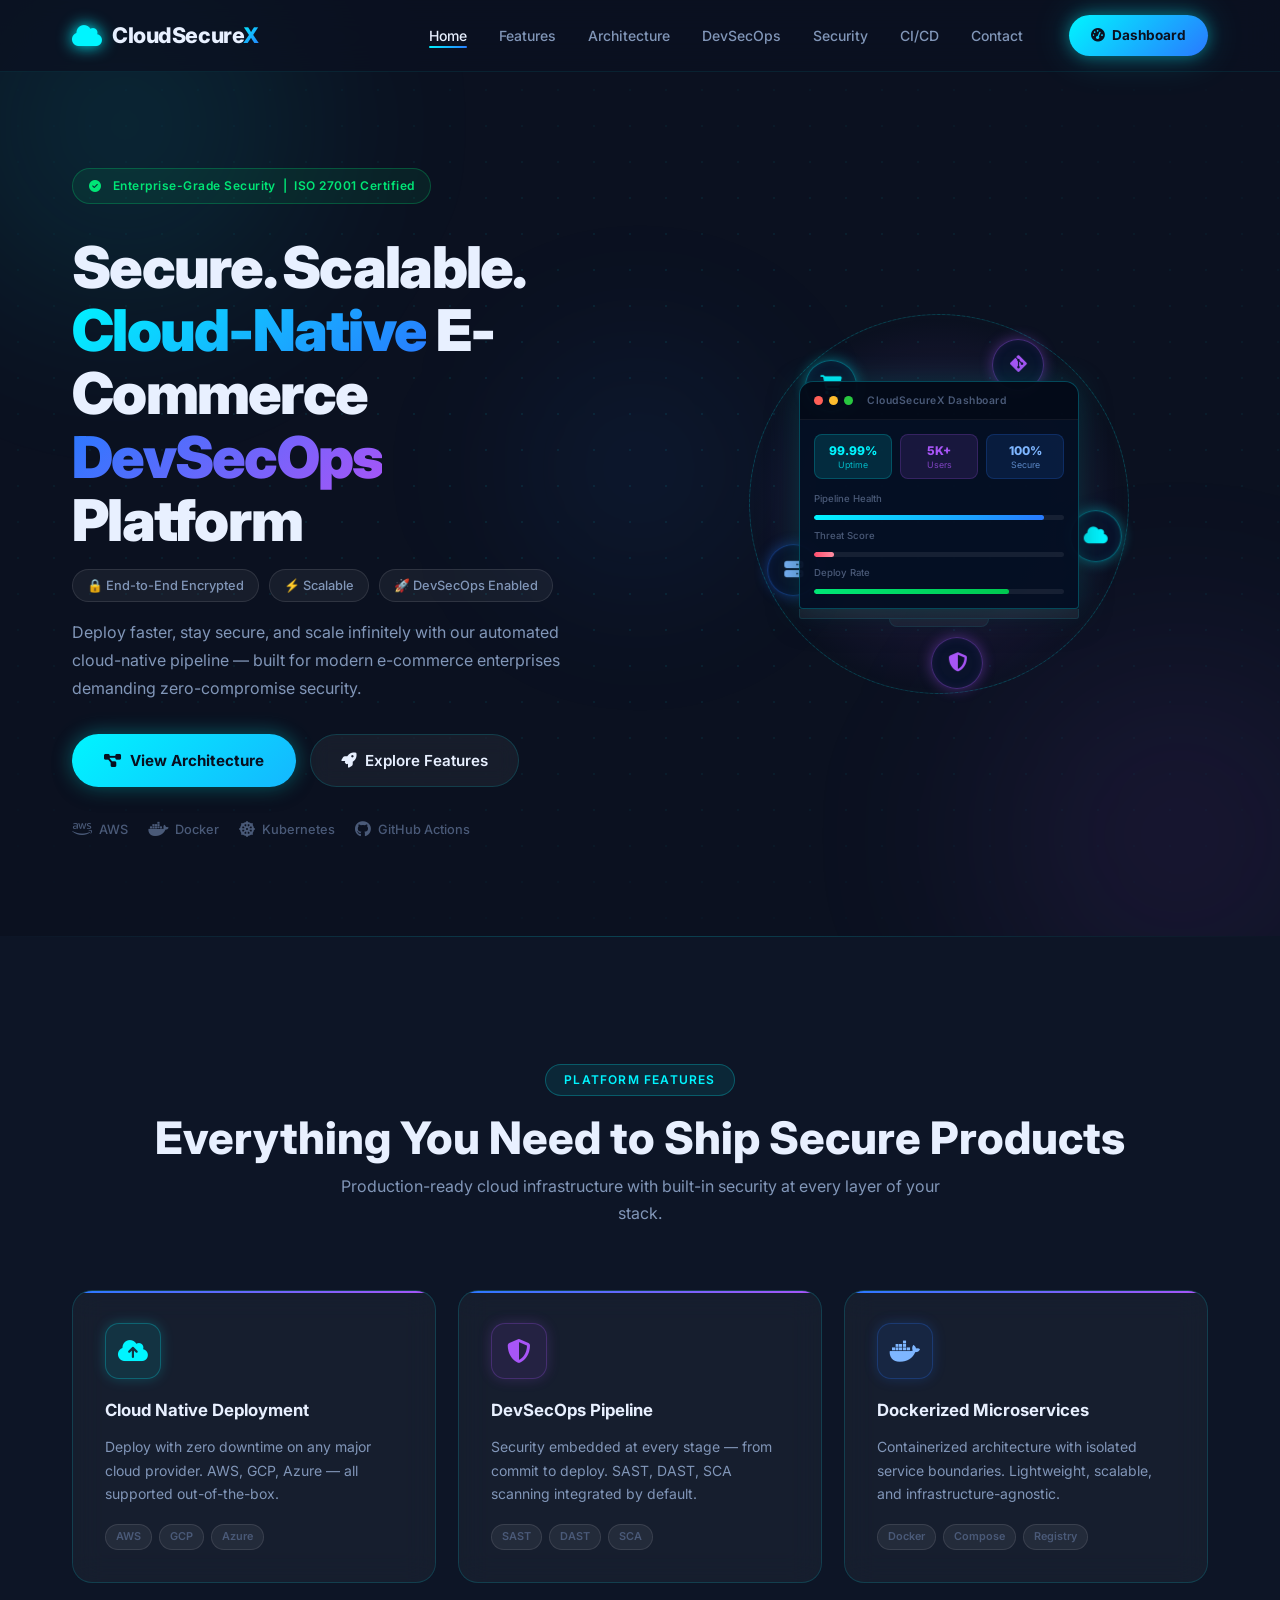
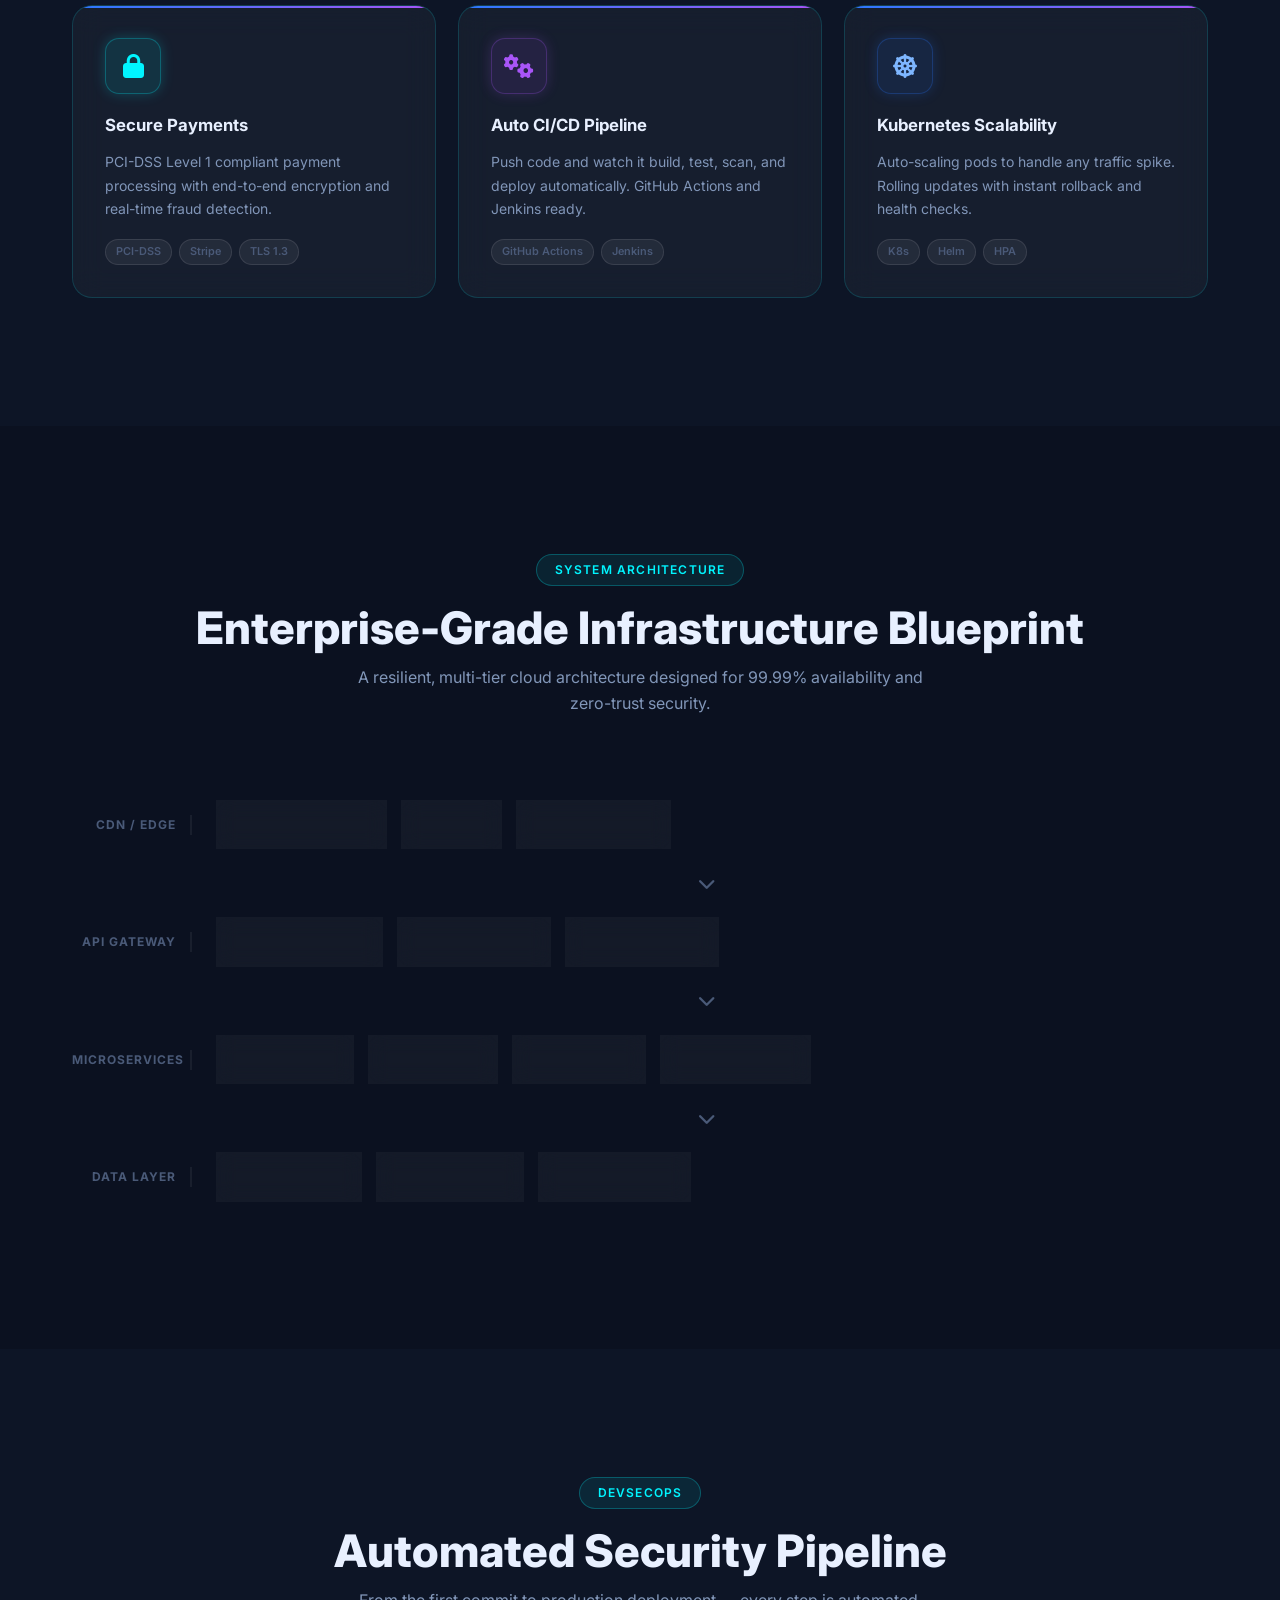
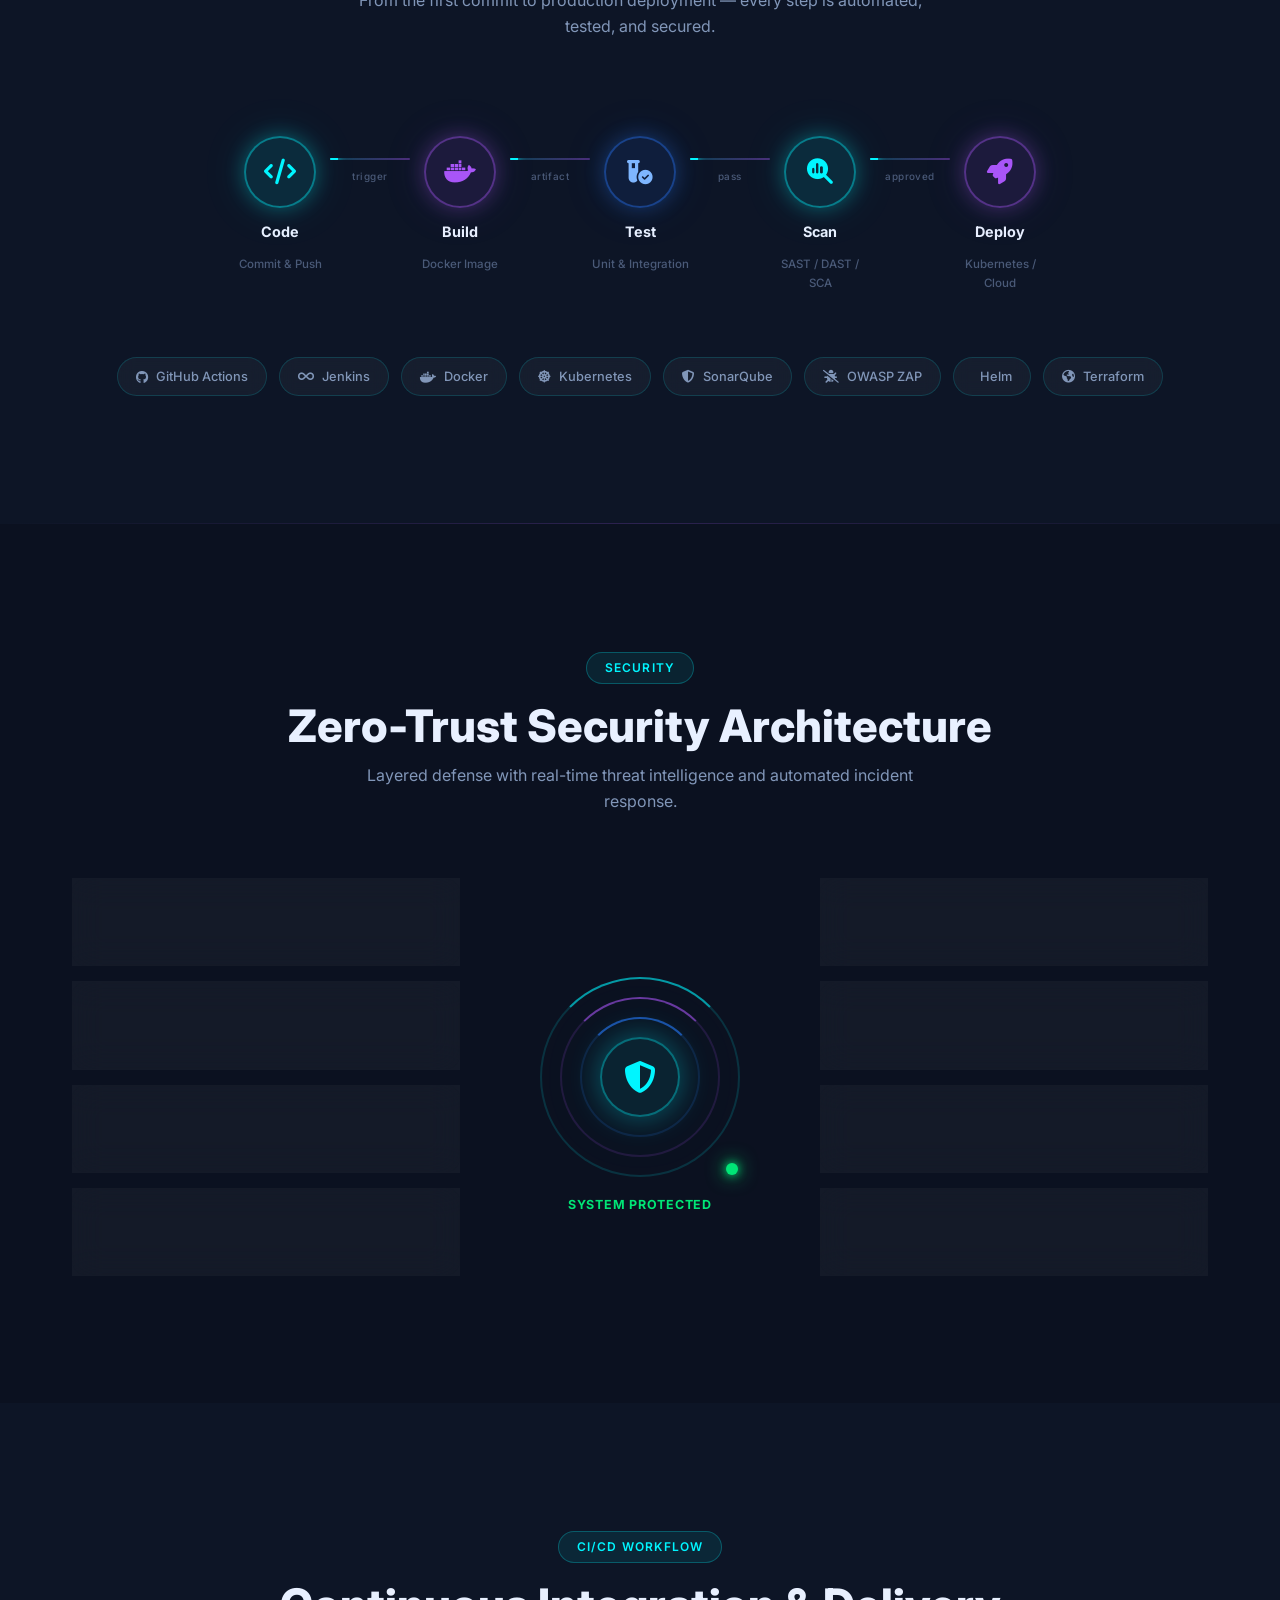
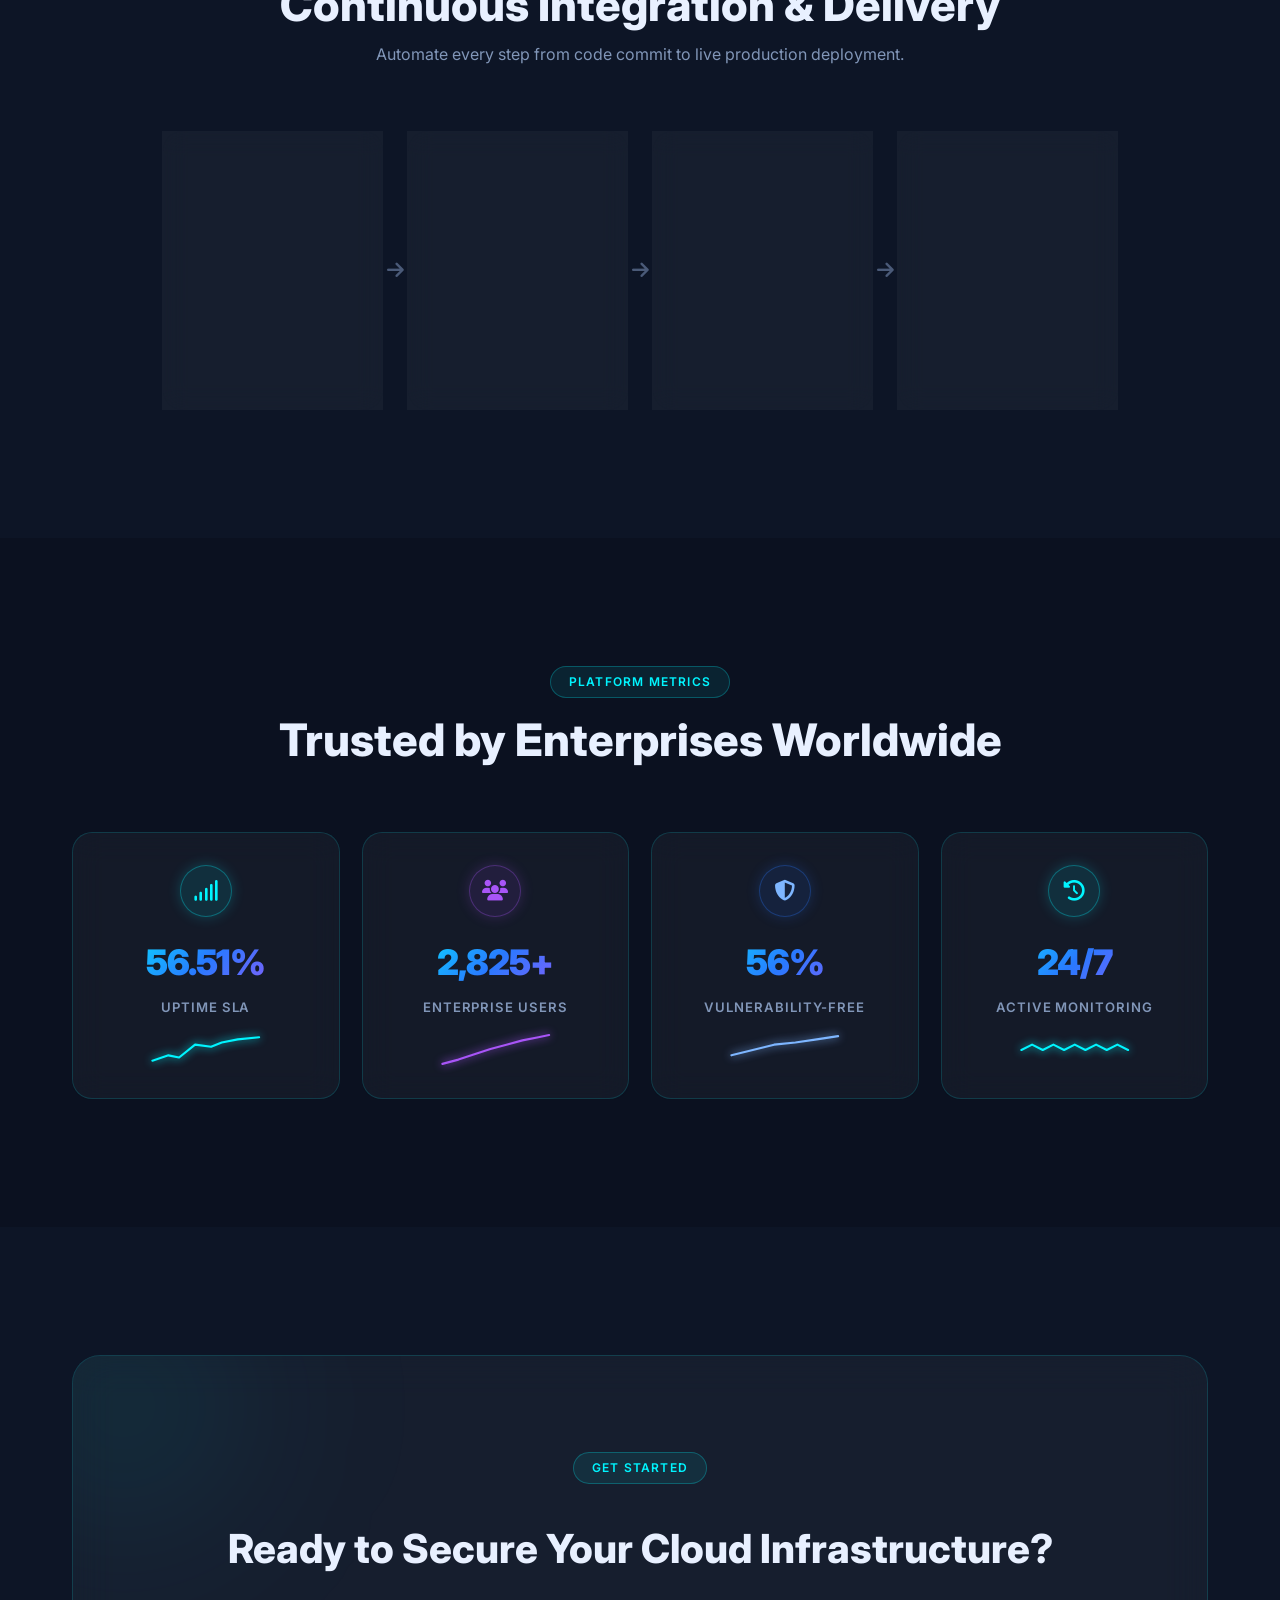
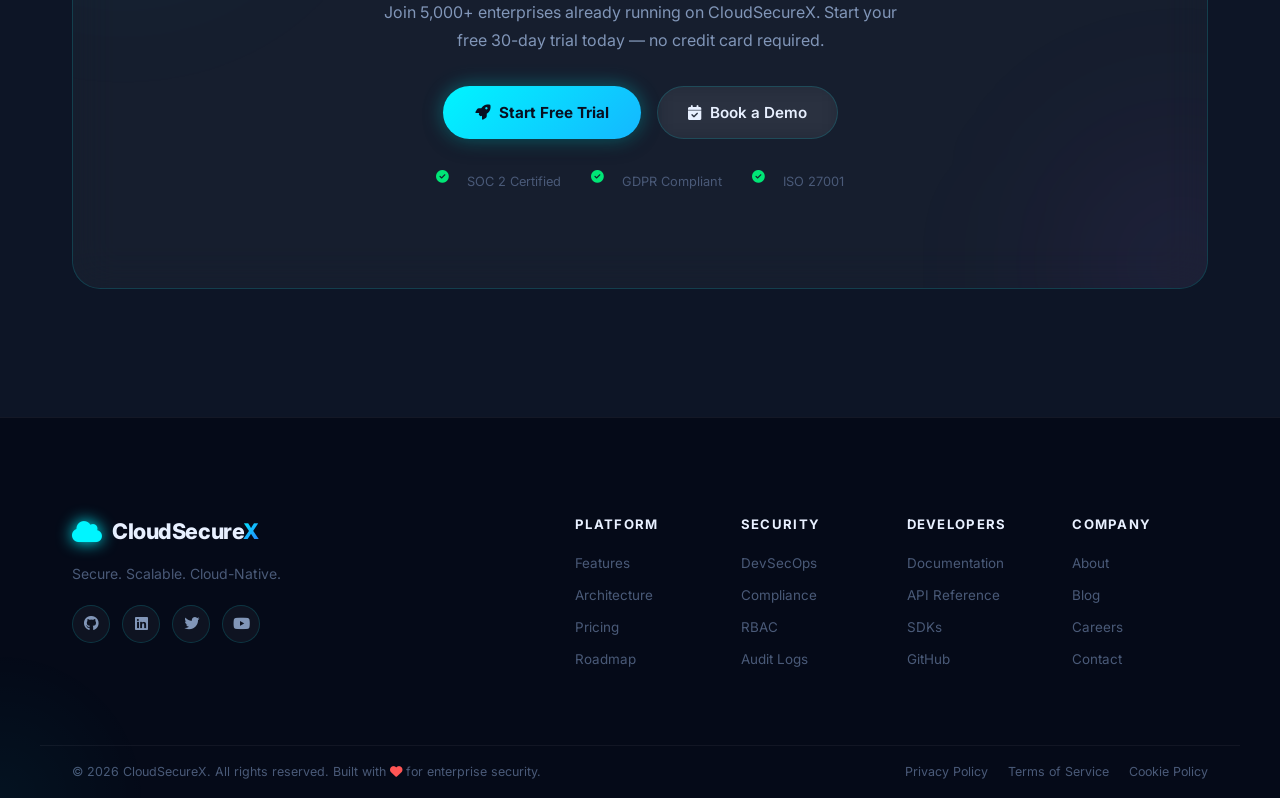
<file: cloudsecurex/index.html>
<!DOCTYPE html>
<html lang="en">
<head>
  <!-- ============================================================
       CloudSecureX - Futuristic DevSecOps SaaS Landing Page
       Author: CloudSecureX Team
       Version: 1.0.0
  ============================================================ -->
  <meta charset="UTF-8" />
  <meta name="viewport" content="width=device-width, initial-scale=1.0" />
  <meta name="description" content="CloudSecureX – Secure, Scalable, Cloud-Native E-Commerce DevSecOps Platform" />
  <title>CloudSecureX | DevSecOps Cloud Platform</title>

  <!-- Google Fonts: Inter + Poppins -->
  <link rel="preconnect" href="https://fonts.googleapis.com" />
  <link rel="preconnect" href="https://fonts.gstatic.com" crossorigin />
  <link href="https://fonts.googleapis.com/css2?family=Inter:wght@300;400;500;600;700;800;900&family=Poppins:wght@300;400;500;600;700;800;900&display=swap" rel="stylesheet" />

  <!-- Font Awesome Icons CDN -->
  <link rel="stylesheet" href="https://cdnjs.cloudflare.com/ajax/libs/font-awesome/6.5.0/css/all.min.css" />

  <!-- Main Stylesheet -->
  <link rel="stylesheet" href="css/style.css" />
</head>
<body>

  <!-- ============================================================
       NAVBAR — Fixed top with blur background
  ============================================================ -->
  <nav class="navbar" id="navbar">
    <div class="nav-container">

      <!-- Logo -->
      <a href="#home" class="nav-logo">
        <i class="fa-solid fa-cloud nav-logo-icon"></i>
        <span class="logo-text">CloudSecure<span class="logo-accent">X</span></span>
      </a>

      <!-- Desktop Nav Links -->
      <ul class="nav-links" id="navLinks">
        <li><a href="#home"         class="nav-link active">Home</a></li>
        <li><a href="#features"     class="nav-link">Features</a></li>
        <li><a href="#architecture" class="nav-link">Architecture</a></li>
        <li><a href="#devsecops"    class="nav-link">DevSecOps</a></li>
        <li><a href="#security"     class="nav-link">Security</a></li>
        <li><a href="#cicd"         class="nav-link">CI/CD</a></li>
        <li><a href="#contact"      class="nav-link">Contact</a></li>
      </ul>

      <!-- CTA Button -->
      <a href="#features" class="btn-dashboard">
        <i class="fa-solid fa-gauge-high"></i> Dashboard
      </a>

      <!-- Mobile Hamburger -->
      <button class="hamburger" id="hamburger" aria-label="Open menu">
        <span></span><span></span><span></span>
      </button>
    </div>
  </nav>

  <!-- ============================================================
       HERO SECTION — Split layout: Text (left) + Visual (right)
  ============================================================ -->
  <section class="hero" id="home">
    <!-- Animated grid background -->
    <div class="hero-grid"></div>
    <!-- Floating orb gradients -->
    <div class="orb orb-1"></div>
    <div class="orb orb-2"></div>
    <div class="orb orb-3"></div>

    <div class="hero-container">

      <!-- LEFT — Text content -->
      <div class="hero-text reveal">
        <div class="hero-badge">
          <i class="fa-solid fa-circle-check"></i>
          &nbsp;Enterprise-Grade Security &nbsp;|&nbsp; ISO 27001 Certified
        </div>

        <h1 class="hero-heading">
          Secure. Scalable.<br />
          <span class="gradient-text">Cloud-Native</span> E-Commerce<br />
          <span class="gradient-text-alt">DevSecOps</span> Platform
        </h1>

        <p class="hero-subheading">
          <span class="pill">🔒 End-to-End Encrypted</span>
          <span class="pill">⚡ Scalable</span>
          <span class="pill">🚀 DevSecOps Enabled</span>
        </p>

        <p class="hero-desc">
          Deploy faster, stay secure, and scale infinitely with our automated cloud-native
          pipeline — built for modern e-commerce enterprises demanding zero-compromise security.
        </p>

        <div class="hero-buttons">
          <a href="#architecture" class="btn-primary">
            <i class="fa-solid fa-diagram-project"></i> View Architecture
          </a>
          <a href="#features" class="btn-glass">
            <i class="fa-solid fa-rocket"></i> Explore Features
          </a>
        </div>

        <!-- Trust badges -->
        <div class="trust-row">
          <span class="trust-item"><i class="fa-brands fa-aws"></i> AWS</span>
          <span class="trust-item"><i class="fa-brands fa-docker"></i> Docker</span>
          <span class="trust-item"><i class="fa-solid fa-dharmachakra"></i> Kubernetes</span>
          <span class="trust-item"><i class="fa-brands fa-github"></i> GitHub Actions</span>
        </div>
      </div>

      <!-- RIGHT — 3D-style futuristic visual -->
      <div class="hero-visual reveal-right">

        <!-- Central laptop mock -->
        <div class="mock-laptop float-anim">
          <div class="laptop-screen">
            <!-- Mini dashboard inside mock -->
            <div class="mock-header">
              <span class="dot red"></span>
              <span class="dot yellow"></span>
              <span class="dot green"></span>
              <span class="mock-title">CloudSecureX Dashboard</span>
            </div>
            <div class="mock-body">
              <div class="mock-stat-row">
                <div class="mock-stat cyan">99.99%<br/><small>Uptime</small></div>
                <div class="mock-stat purple">5K+<br/><small>Users</small></div>
                <div class="mock-stat blue">100%<br/><small>Secure</small></div>
              </div>
              <div class="mock-bar-group">
                <div class="mock-bar-label">Pipeline Health</div>
                <div class="mock-bar"><div class="mock-bar-fill" style="width:92%"></div></div>
                <div class="mock-bar-label">Threat Score</div>
                <div class="mock-bar"><div class="mock-bar-fill red-fill" style="width:8%"></div></div>
                <div class="mock-bar-label">Deploy Rate</div>
                <div class="mock-bar"><div class="mock-bar-fill green-fill" style="width:78%"></div></div>
              </div>
            </div>
          </div>
          <div class="laptop-base"></div>
          <div class="laptop-stand"></div>
        </div>

        <!-- Orbiting icon nodes -->
        <div class="orbit-ring">
          <!-- Cloud node -->
          <div class="orbit-node node-cloud float-slow" style="--angle:0deg; --radius:160px">
            <div class="orbit-icon glow-cyan"><i class="fa-solid fa-cloud"></i></div>
          </div>
          <!-- Shield node -->
          <div class="orbit-node node-shield float-slow" style="--angle:72deg; --radius:160px">
            <div class="orbit-icon glow-purple"><i class="fa-solid fa-shield-halved"></i></div>
          </div>
          <!-- Server node -->
          <div class="orbit-node node-server float-slow" style="--angle:144deg; --radius:160px">
            <div class="orbit-icon glow-blue"><i class="fa-solid fa-server"></i></div>
          </div>
          <!-- Cart node -->
          <div class="orbit-node node-cart float-slow" style="--angle:216deg; --radius:160px">
            <div class="orbit-icon glow-cyan"><i class="fa-solid fa-cart-shopping"></i></div>
          </div>
          <!-- CI/CD node -->
          <div class="orbit-node node-cicd float-slow" style="--angle:288deg; --radius:160px">
            <div class="orbit-icon glow-purple"><i class="fa-brands fa-git-alt"></i></div>
          </div>
        </div>

        <!-- Glow circle behind laptop -->
        <div class="hero-glow-circle"></div>

      </div>
    </div>
  </section>

  <!-- ============================================================
       FEATURES SECTION — 6 glass cards
  ============================================================ -->
  <section class="features" id="features">
    <div class="section-container">

      <div class="section-header reveal">
        <span class="section-tag">Platform Features</span>
        <h2 class="section-title">Everything You Need to Ship Secure Products</h2>
        <p class="section-subtitle">Production-ready cloud infrastructure with built-in security at every layer of your stack.</p>
      </div>

      <div class="features-grid">

        <!-- Card 1 -->
        <div class="feature-card reveal" data-delay="0">
          <div class="card-icon-wrap glow-icon-cyan">
            <i class="fa-solid fa-cloud-arrow-up"></i>
          </div>
          <h3 class="card-title">Cloud Native Deployment</h3>
          <p class="card-desc">Deploy with zero downtime on any major cloud provider. AWS, GCP, Azure — all supported out-of-the-box.</p>
          <div class="card-footer">
            <span class="card-tag">AWS</span>
            <span class="card-tag">GCP</span>
            <span class="card-tag">Azure</span>
          </div>
        </div>

        <!-- Card 2 -->
        <div class="feature-card reveal" data-delay="100">
          <div class="card-icon-wrap glow-icon-purple">
            <i class="fa-solid fa-shield-halved"></i>
          </div>
          <h3 class="card-title">DevSecOps Pipeline</h3>
          <p class="card-desc">Security embedded at every stage — from commit to deploy. SAST, DAST, SCA scanning integrated by default.</p>
          <div class="card-footer">
            <span class="card-tag">SAST</span>
            <span class="card-tag">DAST</span>
            <span class="card-tag">SCA</span>
          </div>
        </div>

        <!-- Card 3 -->
        <div class="feature-card reveal" data-delay="200">
          <div class="card-icon-wrap glow-icon-blue">
            <i class="fa-brands fa-docker"></i>
          </div>
          <h3 class="card-title">Dockerized Microservices</h3>
          <p class="card-desc">Containerized architecture with isolated service boundaries. Lightweight, scalable, and infrastructure-agnostic.</p>
          <div class="card-footer">
            <span class="card-tag">Docker</span>
            <span class="card-tag">Compose</span>
            <span class="card-tag">Registry</span>
          </div>
        </div>

        <!-- Card 4 -->
        <div class="feature-card reveal" data-delay="300">
          <div class="card-icon-wrap glow-icon-cyan">
            <i class="fa-solid fa-lock"></i>
          </div>
          <h3 class="card-title">Secure Payments</h3>
          <p class="card-desc">PCI-DSS Level 1 compliant payment processing with end-to-end encryption and real-time fraud detection.</p>
          <div class="card-footer">
            <span class="card-tag">PCI-DSS</span>
            <span class="card-tag">Stripe</span>
            <span class="card-tag">TLS 1.3</span>
          </div>
        </div>

        <!-- Card 5 -->
        <div class="feature-card reveal" data-delay="400">
          <div class="card-icon-wrap glow-icon-purple">
            <i class="fa-solid fa-gears"></i>
          </div>
          <h3 class="card-title">Auto CI/CD Pipeline</h3>
          <p class="card-desc">Push code and watch it build, test, scan, and deploy automatically. GitHub Actions and Jenkins ready.</p>
          <div class="card-footer">
            <span class="card-tag">GitHub Actions</span>
            <span class="card-tag">Jenkins</span>
          </div>
        </div>

        <!-- Card 6 -->
        <div class="feature-card reveal" data-delay="500">
          <div class="card-icon-wrap glow-icon-blue">
            <i class="fa-solid fa-dharmachakra"></i>
          </div>
          <h3 class="card-title">Kubernetes Scalability</h3>
          <p class="card-desc">Auto-scaling pods to handle any traffic spike. Rolling updates with instant rollback and health checks.</p>
          <div class="card-footer">
            <span class="card-tag">K8s</span>
            <span class="card-tag">Helm</span>
            <span class="card-tag">HPA</span>
          </div>
        </div>

      </div>
    </div>
  </section>

  <!-- ============================================================
       ARCHITECTURE SECTION — System diagram style
  ============================================================ -->
  <section class="architecture" id="architecture">
    <div class="section-container">
      <div class="section-header reveal">
        <span class="section-tag">System Architecture</span>
        <h2 class="section-title">Enterprise-Grade Infrastructure Blueprint</h2>
        <p class="section-subtitle">A resilient, multi-tier cloud architecture designed for 99.99% availability and zero-trust security.</p>
      </div>

      <div class="arch-diagram reveal">
        <!-- Tier rows -->
        <div class="arch-tier">
          <div class="arch-tier-label">CDN / Edge</div>
          <div class="arch-tier-nodes">
            <div class="arch-node glow-node-cyan"><i class="fa-solid fa-globe"></i><span>Cloudflare CDN</span></div>
            <div class="arch-node glow-node-cyan"><i class="fa-solid fa-shield-halved"></i><span>WAF</span></div>
            <div class="arch-node glow-node-cyan"><i class="fa-solid fa-lock"></i><span>DDoS Protect</span></div>
          </div>
        </div>
        <div class="arch-arrow"><i class="fa-solid fa-chevron-down"></i></div>

        <div class="arch-tier">
          <div class="arch-tier-label">API Gateway</div>
          <div class="arch-tier-nodes">
            <div class="arch-node glow-node-purple"><i class="fa-solid fa-network-wired"></i><span>Load Balancer</span></div>
            <div class="arch-node glow-node-purple"><i class="fa-solid fa-key"></i><span>Auth Service</span></div>
            <div class="arch-node glow-node-purple"><i class="fa-solid fa-route"></i><span>API Gateway</span></div>
          </div>
        </div>
        <div class="arch-arrow"><i class="fa-solid fa-chevron-down"></i></div>

        <div class="arch-tier">
          <div class="arch-tier-label">Microservices</div>
          <div class="arch-tier-nodes">
            <div class="arch-node glow-node-blue"><i class="fa-solid fa-store"></i><span>Storefront</span></div>
            <div class="arch-node glow-node-blue"><i class="fa-solid fa-credit-card"></i><span>Payment</span></div>
            <div class="arch-node glow-node-blue"><i class="fa-solid fa-boxes-stacked"></i><span>Inventory</span></div>
            <div class="arch-node glow-node-blue"><i class="fa-solid fa-bell"></i><span>Notifications</span></div>
          </div>
        </div>
        <div class="arch-arrow"><i class="fa-solid fa-chevron-down"></i></div>

        <div class="arch-tier">
          <div class="arch-tier-label">Data Layer</div>
          <div class="arch-tier-nodes">
            <div class="arch-node glow-node-cyan"><i class="fa-solid fa-database"></i><span>PostgreSQL</span></div>
            <div class="arch-node glow-node-cyan"><i class="fa-solid fa-bolt"></i><span>Redis Cache</span></div>
            <div class="arch-node glow-node-cyan"><i class="fa-solid fa-file-lines"></i><span>Elasticsearch</span></div>
          </div>
        </div>
      </div>
    </div>
  </section>

  <!-- ============================================================
       DEVSECOPS PIPELINE SECTION — Horizontal animated stages
  ============================================================ -->
  <section class="pipeline" id="devsecops">
    <div class="section-container">

      <div class="section-header reveal">
        <span class="section-tag">DevSecOps</span>
        <h2 class="section-title">Automated Security Pipeline</h2>
        <p class="section-subtitle">From the first commit to production deployment — every step is automated, tested, and secured.</p>
      </div>

      <div class="pipeline-track reveal">

        <!-- Stage: Code -->
        <div class="pipeline-stage">
          <div class="stage-icon glow-stage-cyan pulse-ring">
            <i class="fa-solid fa-code"></i>
          </div>
          <div class="stage-label">Code</div>
          <div class="stage-sublabel">Commit &amp; Push</div>
        </div>

        <div class="pipeline-connector">
          <div class="connector-line">
            <div class="connector-dot"></div>
          </div>
          <span class="connector-label">trigger</span>
        </div>

        <!-- Stage: Build -->
        <div class="pipeline-stage">
          <div class="stage-icon glow-stage-purple pulse-ring-purple">
            <i class="fa-brands fa-docker"></i>
          </div>
          <div class="stage-label">Build</div>
          <div class="stage-sublabel">Docker Image</div>
        </div>

        <div class="pipeline-connector">
          <div class="connector-line">
            <div class="connector-dot"></div>
          </div>
          <span class="connector-label">artifact</span>
        </div>

        <!-- Stage: Test -->
        <div class="pipeline-stage">
          <div class="stage-icon glow-stage-blue pulse-ring-blue">
            <i class="fa-solid fa-vial-circle-check"></i>
          </div>
          <div class="stage-label">Test</div>
          <div class="stage-sublabel">Unit &amp; Integration</div>
        </div>

        <div class="pipeline-connector">
          <div class="connector-line">
            <div class="connector-dot"></div>
          </div>
          <span class="connector-label">pass</span>
        </div>

        <!-- Stage: Scan -->
        <div class="pipeline-stage">
          <div class="stage-icon glow-stage-cyan pulse-ring">
            <i class="fa-solid fa-magnifying-glass-chart"></i>
          </div>
          <div class="stage-label">Scan</div>
          <div class="stage-sublabel">SAST / DAST / SCA</div>
        </div>

        <div class="pipeline-connector">
          <div class="connector-line">
            <div class="connector-dot"></div>
          </div>
          <span class="connector-label">approved</span>
        </div>

        <!-- Stage: Deploy -->
        <div class="pipeline-stage">
          <div class="stage-icon glow-stage-purple pulse-ring-purple">
            <i class="fa-solid fa-rocket"></i>
          </div>
          <div class="stage-label">Deploy</div>
          <div class="stage-sublabel">Kubernetes / Cloud</div>
        </div>

      </div>

      <!-- Tool badges below pipeline -->
      <div class="pipeline-tools reveal">
        <div class="tool-badge"><i class="fa-brands fa-github"></i> GitHub Actions</div>
        <div class="tool-badge"><i class="fa-solid fa-infinity"></i> Jenkins</div>
        <div class="tool-badge"><i class="fa-brands fa-docker"></i> Docker</div>
        <div class="tool-badge"><i class="fa-solid fa-dharmachakra"></i> Kubernetes</div>
        <div class="tool-badge"><i class="fa-solid fa-shield-halved"></i> SonarQube</div>
        <div class="tool-badge"><i class="fa-solid fa-bug-slash"></i> OWASP ZAP</div>
        <div class="tool-badge"><i class="fa-solid fa-helm"></i> Helm</div>
        <div class="tool-badge"><i class="fa-solid fa-earth-americas"></i> Terraform</div>
      </div>

    </div>
  </section>

  <!-- ============================================================
       SECURITY & MONITORING SECTION
  ============================================================ -->
  <section class="security" id="security">
    <div class="section-container">

      <div class="section-header reveal">
        <span class="section-tag">Security</span>
        <h2 class="section-title">Zero-Trust Security Architecture</h2>
        <p class="section-subtitle">Layered defense with real-time threat intelligence and automated incident response.</p>
      </div>

      <div class="security-layout">

        <!-- Left: badges -->
        <div class="security-badges reveal">
          <div class="sec-badge-group">
            <div class="sec-badge glow-badge-cyan">
              <i class="fa-solid fa-key"></i>
              <div>
                <strong>JWT Authentication</strong>
                <small>Stateless token-based auth with RS256 signing</small>
              </div>
            </div>
            <div class="sec-badge glow-badge-purple">
              <i class="fa-solid fa-users-gear"></i>
              <div>
                <strong>RBAC Controls</strong>
                <small>Role-based access with least-privilege enforcement</small>
              </div>
            </div>
            <div class="sec-badge glow-badge-blue">
              <i class="fa-solid fa-lock"></i>
              <div>
                <strong>HTTPS / TLS 1.3</strong>
                <small>All traffic encrypted with strong cipher suites</small>
              </div>
            </div>
            <div class="sec-badge glow-badge-cyan">
              <i class="fa-solid fa-radar"></i>
              <div>
                <strong>Vulnerability Scan</strong>
                <small>Continuous CVE monitoring and dependency auditing</small>
              </div>
            </div>
          </div>
        </div>

        <!-- Center: animated lock -->
        <div class="security-center reveal">
          <div class="lock-outer-ring"></div>
          <div class="lock-mid-ring"></div>
          <div class="lock-inner-ring"></div>
          <div class="lock-icon-wrap">
            <i class="fa-solid fa-shield-halved lock-icon"></i>
          </div>
          <div class="security-status-dot"></div>
          <p class="lock-status">System Protected</p>
        </div>

        <!-- Right: monitoring badges -->
        <div class="security-badges reveal">
          <div class="sec-badge-group">
            <div class="sec-badge glow-badge-purple">
              <i class="fa-solid fa-chart-line"></i>
              <div>
                <strong>Real-time Monitoring</strong>
                <small>Prometheus + Grafana dashboards with alerting</small>
              </div>
            </div>
            <div class="sec-badge glow-badge-blue">
              <i class="fa-solid fa-file-shield"></i>
              <div>
                <strong>Audit Logging</strong>
                <small>Immutable audit trail with ELK stack analytics</small>
              </div>
            </div>
            <div class="sec-badge glow-badge-cyan">
              <i class="fa-solid fa-triangle-exclamation"></i>
              <div>
                <strong>Intrusion Detection</strong>
                <small>AI-powered threat detection with auto-response</small>
              </div>
            </div>
            <div class="sec-badge glow-badge-purple">
              <i class="fa-solid fa-person-burst"></i>
              <div>
                <strong>DDoS Protection</strong>
                <small>Cloudflare/AWS Shield for layer 3/4/7 attacks</small>
              </div>
            </div>
          </div>
        </div>

      </div>
    </div>
  </section>

  <!-- ============================================================
       CI/CD SECTION — Detailed workflow
  ============================================================ -->
  <section class="cicd" id="cicd">
    <div class="section-container">
      <div class="section-header reveal">
        <span class="section-tag">CI/CD Workflow</span>
        <h2 class="section-title">Continuous Integration &amp; Delivery</h2>
        <p class="section-subtitle">Automate every step from code commit to live production deployment.</p>
      </div>

      <div class="cicd-grid">
        <div class="cicd-card reveal" data-delay="0">
          <div class="cicd-icon glow-cyan"><i class="fa-brands fa-github"></i></div>
          <h4>Source Control</h4>
          <p>GitHub / GitLab with branch protection, code review enforcement, and signed commits.</p>
        </div>
        <div class="cicd-arrow"><i class="fa-solid fa-arrow-right"></i></div>
        <div class="cicd-card reveal" data-delay="150">
          <div class="cicd-icon glow-purple"><i class="fa-solid fa-hammer"></i></div>
          <h4>Build Automation</h4>
          <p>Maven/Gradle/npm builds packaged into Docker images and pushed to private registry.</p>
        </div>
        <div class="cicd-arrow"><i class="fa-solid fa-arrow-right"></i></div>
        <div class="cicd-card reveal" data-delay="300">
          <div class="cicd-icon glow-blue"><i class="fa-solid fa-flask-vial"></i></div>
          <h4>Quality Gate</h4>
          <p>SonarQube analysis, unit/integration tests with 80%+ coverage gates before merge.</p>
        </div>
        <div class="cicd-arrow"><i class="fa-solid fa-arrow-right"></i></div>
        <div class="cicd-card reveal" data-delay="450">
          <div class="cicd-icon glow-cyan"><i class="fa-solid fa-dharmachakra"></i></div>
          <h4>K8s Deployment</h4>
          <p>Helm charts deploy to staging, run smoke tests, then promote to production with zero downtime.</p>
        </div>
      </div>
    </div>
  </section>

  <!-- ============================================================
       LIVE STATS SECTION — Animated counters
  ============================================================ -->
  <section class="stats" id="stats">
    <div class="section-container">

      <div class="section-header reveal">
        <span class="section-tag">Platform Metrics</span>
        <h2 class="section-title">Trusted by Enterprises Worldwide</h2>
      </div>

      <div class="stats-grid">

        <!-- Uptime -->
        <div class="stat-card reveal" data-delay="0">
          <div class="stat-icon-wrap glow-stat-cyan">
            <i class="fa-solid fa-signal"></i>
          </div>
          <div class="stat-value">
            <span class="counter" data-target="9999" data-suffix="%">0</span>
          </div>
          <div class="stat-label">Uptime SLA</div>
          <div class="stat-graph">
            <svg class="mini-graph" viewBox="0 0 100 30">
              <polyline class="graph-line" points="0,25 15,20 25,22 40,10 55,12 65,8 80,5 100,3" />
            </svg>
          </div>
        </div>

        <!-- Users -->
        <div class="stat-card reveal" data-delay="150">
          <div class="stat-icon-wrap glow-stat-purple">
            <i class="fa-solid fa-users"></i>
          </div>
          <div class="stat-value">
            <span class="counter" data-target="5000" data-suffix="+">0</span>
          </div>
          <div class="stat-label">Enterprise Users</div>
          <div class="stat-graph">
            <svg class="mini-graph" viewBox="0 0 100 30">
              <polyline class="graph-line graph-purple" points="0,28 15,24 30,19 45,14 60,10 75,6 90,3 100,1" />
            </svg>
          </div>
        </div>

        <!-- Secure -->
        <div class="stat-card reveal" data-delay="300">
          <div class="stat-icon-wrap glow-stat-blue">
            <i class="fa-solid fa-shield-halved"></i>
          </div>
          <div class="stat-value">
            <span class="counter" data-target="100" data-suffix="%">0</span>
          </div>
          <div class="stat-label">Vulnerability-Free</div>
          <div class="stat-graph">
            <svg class="mini-graph" viewBox="0 0 100 30">
              <polyline class="graph-line graph-blue" points="0,20 20,15 40,10 60,8 80,5 100,2" />
            </svg>
          </div>
        </div>

        <!-- Monitoring -->
        <div class="stat-card reveal" data-delay="450">
          <div class="stat-icon-wrap glow-stat-cyan">
            <i class="fa-solid fa-clock-rotate-left"></i>
          </div>
          <div class="stat-value">
            <span class="counter-text">24/7</span>
          </div>
          <div class="stat-label">Active Monitoring</div>
          <div class="stat-graph">
            <svg class="mini-graph" viewBox="0 0 100 30">
              <polyline class="graph-line" points="0,15 10,10 20,15 30,10 40,15 50,10 60,15 70,10 80,15 90,10 100,15" />
            </svg>
          </div>
        </div>

      </div>
    </div>
  </section>

  <!-- ============================================================
       CONTACT / CTA SECTION
  ============================================================ -->
  <section class="contact" id="contact">
    <div class="section-container">

      <div class="contact-card reveal">
        <div class="contact-orb orb-a"></div>
        <div class="contact-orb orb-b"></div>
        <div class="contact-inner">
          <span class="section-tag">Get Started</span>
          <h2 class="contact-title">Ready to Secure Your Cloud Infrastructure?</h2>
          <p class="contact-subtitle">Join 5,000+ enterprises already running on CloudSecureX. Start your free 30-day trial today — no credit card required.</p>
          <div class="contact-buttons">
            <a href="#" class="btn-primary">
              <i class="fa-solid fa-rocket"></i> Start Free Trial
            </a>
            <a href="#" class="btn-glass">
              <i class="fa-solid fa-calendar-check"></i> Book a Demo
            </a>
          </div>
          <p class="contact-note">
            <i class="fa-solid fa-circle-check"></i> SOC 2 Certified &nbsp;&nbsp;
            <i class="fa-solid fa-circle-check"></i> GDPR Compliant &nbsp;&nbsp;
            <i class="fa-solid fa-circle-check"></i> ISO 27001
          </p>
        </div>
      </div>

    </div>
  </section>

  <!-- ============================================================
       FOOTER
  ============================================================ -->
  <footer class="footer">
    <div class="footer-container">
      <div class="footer-brand">
        <a href="#home" class="nav-logo">
          <i class="fa-solid fa-cloud nav-logo-icon"></i>
          <span class="logo-text">CloudSecure<span class="logo-accent">X</span></span>
        </a>
        <p class="footer-tagline">Secure. Scalable. Cloud-Native.</p>
        <div class="footer-socials">
          <a href="#" class="social-icon"><i class="fa-brands fa-github"></i></a>
          <a href="#" class="social-icon"><i class="fa-brands fa-linkedin"></i></a>
          <a href="#" class="social-icon"><i class="fa-brands fa-twitter"></i></a>
          <a href="#" class="social-icon"><i class="fa-brands fa-youtube"></i></a>
        </div>
      </div>

      <div class="footer-links">
        <div class="footer-col">
          <h4>Platform</h4>
          <a href="#">Features</a>
          <a href="#">Architecture</a>
          <a href="#">Pricing</a>
          <a href="#">Roadmap</a>
        </div>
        <div class="footer-col">
          <h4>Security</h4>
          <a href="#">DevSecOps</a>
          <a href="#">Compliance</a>
          <a href="#">RBAC</a>
          <a href="#">Audit Logs</a>
        </div>
        <div class="footer-col">
          <h4>Developers</h4>
          <a href="#">Documentation</a>
          <a href="#">API Reference</a>
          <a href="#">SDKs</a>
          <a href="#">GitHub</a>
        </div>
        <div class="footer-col">
          <h4>Company</h4>
          <a href="#">About</a>
          <a href="#">Blog</a>
          <a href="#">Careers</a>
          <a href="#">Contact</a>
        </div>
      </div>
    </div>

    <div class="footer-bottom">
      <p>&copy; 2026 CloudSecureX. All rights reserved. Built with <i class="fa-solid fa-heart" style="color:#f55;"></i> for enterprise security.</p>
      <div class="footer-legal">
        <a href="#">Privacy Policy</a>
        <a href="#">Terms of Service</a>
        <a href="#">Cookie Policy</a>
      </div>
    </div>
  </footer>

  <!-- Main JavaScript -->
  <script src="js/script.js"></script>
</body>
</html>
</file>
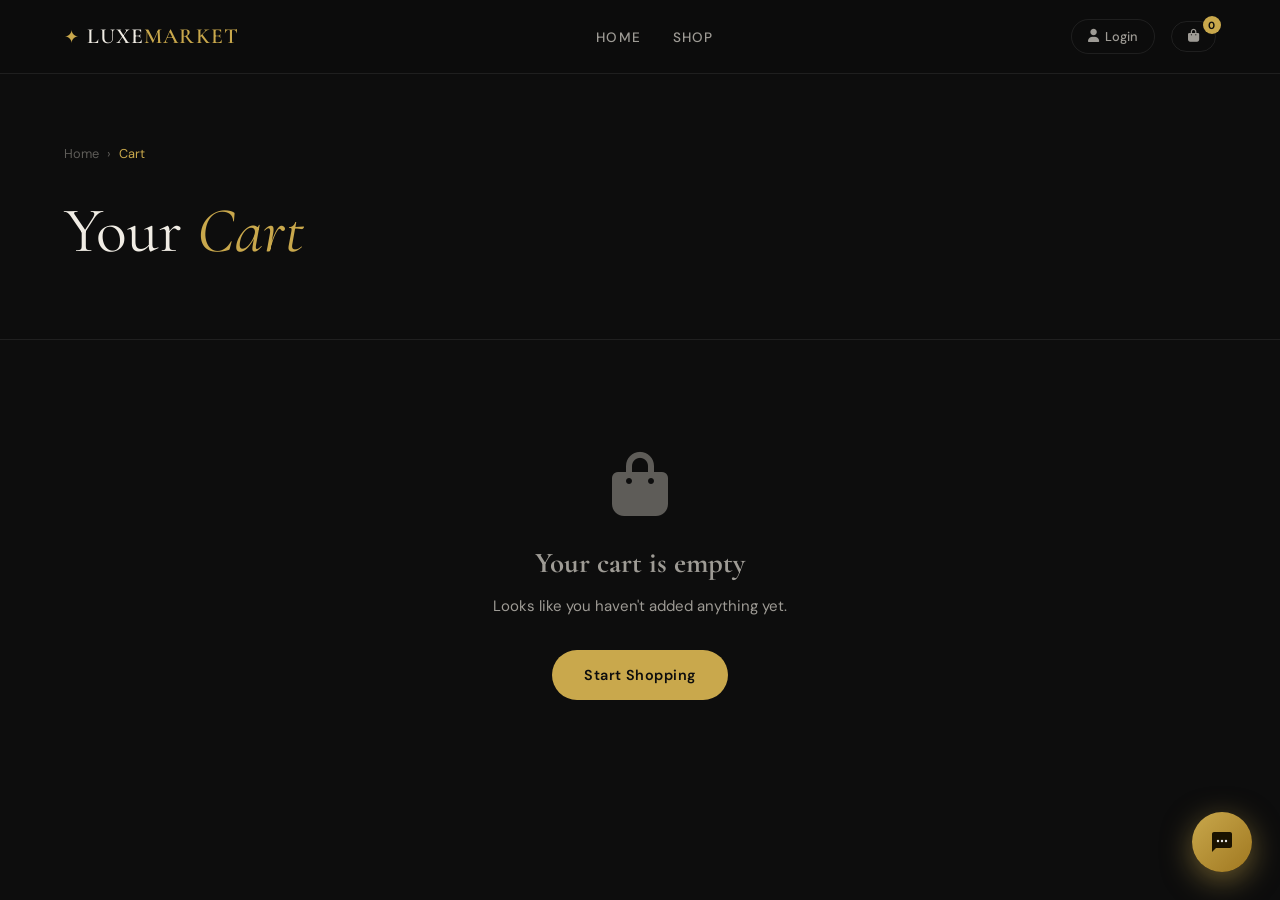
<file: pages/cart.html>
<!DOCTYPE html>
<html lang="en">
<head>
  <meta charset="UTF-8"/>
  <meta name="viewport" content="width=device-width, initial-scale=1.0"/>
  <title>Cart — LUXEMARKET</title>
  <link rel="stylesheet" href="../css/style.css"/>
  <link href="https://fonts.googleapis.com/css2?family=Cormorant+Garamond:wght@300;400;600;700&family=DM+Sans:wght@300;400;500;600&display=swap" rel="stylesheet"/>
  <link rel="stylesheet" href="https://cdnjs.cloudflare.com/ajax/libs/font-awesome/6.5.0/css/all.min.css"/>
  <style>
    .cart-layout {
      display: grid;
      grid-template-columns: 1fr 380px;
      gap: 2rem;
      padding: 2rem 5%;
    }

    .cart-items-panel {
      display: flex; flex-direction: column; gap: 0;
    }

    .cart-header-row {
      display: grid;
      grid-template-columns: 2fr 1fr 1fr 1fr 40px;
      gap: 1rem;
      padding: 0.8rem 1.2rem;
      font-size: 0.75rem;
      text-transform: uppercase;
      letter-spacing: 0.1em;
      color: var(--text3);
      border-bottom: 1px solid var(--border);
    }

    .cart-item {
      display: grid;
      grid-template-columns: 2fr 1fr 1fr 1fr 40px;
      gap: 1rem;
      align-items: center;
      padding: 1.2rem;
      border-bottom: 1px solid var(--border);
      transition: var(--transition);
    }
    .cart-item:hover { background: rgba(255,255,255,0.01); }

    .cart-item-img-name {
      display: flex; align-items: center; gap: 1rem;
    }

    .cart-item-img {
      width: 70px; height: 70px;
      border-radius: 10px;
      overflow: hidden;
      border: 1px solid var(--border);
      flex-shrink: 0;
    }
    .cart-item-img img { width: 100%; height: 100%; object-fit: cover; }

    .cart-item-name { font-weight: 500; font-size: 0.95rem; margin-bottom: 0.2rem; }
    .cart-item-cat { font-size: 0.75rem; color: var(--gold); text-transform: uppercase; letter-spacing: 0.08em; }

    .cart-item-price { font-weight: 600; }

    .cart-qty {
      display: flex; align-items: center; gap: 0;
      background: var(--bg2);
      border: 1px solid var(--border);
      border-radius: 99px;
      overflow: hidden;
      width: fit-content;
    }
    .cart-qty button {
      width: 30px; height: 30px;
      background: transparent; border: none;
      color: var(--text2); cursor: pointer;
      font-size: 0.9rem; transition: var(--transition);
    }
    .cart-qty button:hover { color: var(--gold); }
    .cart-qty span { width: 30px; text-align: center; font-weight: 600; font-size: 0.9rem; }

    .cart-item-total { font-weight: 700; font-family: var(--ff-display); font-size: 1.05rem; }

    .remove-btn {
      background: transparent;
      border: 1px solid var(--border);
      color: var(--text3);
      width: 30px; height: 30px;
      border-radius: 50%;
      font-size: 0.8rem;
      cursor: pointer;
      transition: var(--transition);
      display: flex; align-items: center; justify-content: center;
    }
    .remove-btn:hover { border-color: var(--danger); color: var(--danger); }

    .empty-cart {
      text-align: center;
      padding: 5rem 2rem;
      color: var(--text2);
      grid-column: 1/-1;
    }
    .empty-cart i { font-size: 4rem; color: var(--text3); margin-bottom: 1.5rem; display: block; }
    .empty-cart h3 { font-family: var(--ff-display); font-size: 1.8rem; margin-bottom: 0.5rem; }

    /* ORDER SUMMARY */
    .order-summary {
      background: var(--bg2);
      border: 1px solid var(--border);
      border-radius: var(--radius);
      padding: 2rem;
      height: fit-content;
      position: sticky; top: 90px;
    }

    .summary-title {
      font-family: var(--ff-display);
      font-size: 1.5rem; font-weight: 600;
      margin-bottom: 1.5rem;
      padding-bottom: 1rem;
      border-bottom: 1px solid var(--border);
    }

    .summary-row {
      display: flex; justify-content: space-between;
      align-items: center;
      padding: 0.6rem 0;
      font-size: 0.9rem;
    }
    .summary-row.total {
      border-top: 1px solid var(--border);
      margin-top: 0.5rem;
      padding-top: 1rem;
      font-weight: 700;
      font-size: 1.1rem;
    }
    .summary-row .label { color: var(--text2); }
    .summary-row .value { font-weight: 600; }
    .summary-row.discount .value { color: var(--success); }

    /* COUPON */
    .coupon-wrap {
      background: var(--bg3);
      border: 1px solid var(--border);
      border-radius: var(--radius-sm);
      padding: 1rem;
      margin: 1.2rem 0;
    }

    .coupon-label {
      font-size: 0.75rem;
      text-transform: uppercase;
      letter-spacing: 0.1em;
      color: var(--text3);
      margin-bottom: 0.7rem;
    }

    .coupon-input-row {
      display: flex; gap: 0.5rem;
    }

    .coupon-input {
      flex: 1;
      background: var(--bg);
      border: 1px solid var(--border);
      border-radius: var(--radius-sm);
      padding: 0.6rem 0.8rem;
      color: var(--text);
      font-family: var(--ff-body);
      font-size: 0.9rem;
      text-transform: uppercase;
      letter-spacing: 0.08em;
    }
    .coupon-input:focus { outline: none; border-color: var(--gold); }

    .apply-btn {
      background: var(--gold-dim);
      border: 1px solid rgba(201,168,76,0.3);
      color: var(--gold);
      padding: 0.6rem 1rem;
      border-radius: var(--radius-sm);
      font-weight: 600;
      font-size: 0.85rem;
      cursor: pointer;
      transition: var(--transition);
    }
    .apply-btn:hover { background: var(--gold); color: var(--bg); }

    .coupon-success {
      margin-top: 0.5rem;
      font-size: 0.8rem;
      color: var(--success);
      display: none;
    }
    .coupon-error {
      margin-top: 0.5rem;
      font-size: 0.8rem;
      color: var(--danger);
      display: none;
    }

    .checkout-btn {
      width: 100%;
      padding: 1rem;
      background: var(--gold);
      color: var(--bg);
      border: none;
      border-radius: 99px;
      font-weight: 700;
      font-size: 1rem;
      font-family: var(--ff-body);
      cursor: pointer;
      transition: var(--transition);
      margin-top: 1rem;
      display: flex; align-items: center; justify-content: center; gap: 0.5rem;
    }
    .checkout-btn:hover { background: var(--gold-light); transform: translateY(-2px); box-shadow: 0 10px 30px rgba(201,168,76,0.3); }
    .checkout-btn:disabled { opacity: 0.4; cursor: not-allowed; transform: none; }

    .trust-badges {
      display: flex; justify-content: center; gap: 1.5rem;
      margin-top: 1.2rem;
      padding-top: 1.2rem;
      border-top: 1px solid var(--border);
    }
    .trust-badge { text-align: center; }
    .trust-badge i { color: var(--gold); font-size: 1.2rem; display: block; margin-bottom: 0.3rem; }
    .trust-badge span { font-size: 0.7rem; color: var(--text3); }

    @media (max-width: 900px) {
      .cart-layout { grid-template-columns: 1fr; }
      .order-summary { position: static; }
      .cart-header-row { display: none; }
      .cart-item { grid-template-columns: 1fr; gap: 0.5rem; }
    }
  </style>
</head>
<body>
<nav class="navbar" id="navbar">
  <div class="nav-logo" onclick="window.location.href='../index.html'">
    <span class="logo-icon">✦</span>
    <span class="logo-text">LUXE<em>MARKET</em></span>
  </div>
  <ul class="nav-links">
    <li><a href="../index.html">Home</a></li>
    <li><a href="shop.html">Shop</a></li>
  </ul>
  <div class="nav-actions">
    <button class="nav-btn" onclick="window.location.href='login.html'" id="loginBtn">
      <i class="fa fa-user"></i> <span id="navUserName">Login</span>
    </button>
    <button class="nav-btn cart-btn" onclick="window.location.href='cart.html'">
      <i class="fa fa-bag-shopping"></i>
      <span class="cart-count" id="cartCount">0</span>
    </button>
  </div>
</nav>

<div class="page-wrapper">
  <div class="page-hero">
    <div class="breadcrumb">
      <a href="../index.html">Home</a> › <span>Cart</span>
    </div>
    <h1>Your <em>Cart</em></h1>
  </div>

  <div class="cart-layout" id="cartLayout">
    <!-- Rendered by JS -->
  </div>
</div>

<script src="../js/data.js"></script>
<script src="../js/app.js"></script>
<script>
let appliedCoupon = false;
let couponDiscount = 0;

function renderCart() {
  const cart = Cart.get();
  const layout = document.getElementById('cartLayout');

  if (cart.length === 0) {
    layout.innerHTML = `
      <div class="empty-cart">
        <i class="fa fa-bag-shopping"></i>
        <h3>Your cart is empty</h3>
        <p style="margin-bottom:2rem">Looks like you haven't added anything yet.</p>
        <a href="shop.html" class="btn-primary">Start Shopping</a>
      </div>`;
    return;
  }

  const subtotal = Cart.total();
  const shipping = subtotal >= 999 ? 0 : 99;
  const discountAmount = appliedCoupon ? Math.round(subtotal * couponDiscount / 100) : 0;
  const total = subtotal + shipping - discountAmount;

  layout.innerHTML = `
    <div class="cart-items-panel">
      <div class="cart-header-row">
        <span>Product</span>
        <span>Price</span>
        <span>Quantity</span>
        <span>Total</span>
        <span></span>
      </div>
      ${cart.map(item => `
        <div class="cart-item">
          <div class="cart-item-img-name">
            <div class="cart-item-img"><img src="${item.image}" alt="${item.name}"/></div>
            <div>
              <div class="cart-item-name">${item.name}</div>
              <div class="cart-item-cat">${item.category}</div>
            </div>
          </div>
          <div class="cart-item-price">₹${item.price.toLocaleString('en-IN')}</div>
          <div>
            <div class="cart-qty">
              <button onclick="updateItem(${item.id}, ${item.qty - 1})">−</button>
              <span>${item.qty}</span>
              <button onclick="updateItem(${item.id}, ${item.qty + 1})">+</button>
            </div>
          </div>
          <div class="cart-item-total">₹${(item.price * item.qty).toLocaleString('en-IN')}</div>
          <button class="remove-btn" onclick="removeItem(${item.id})"><i class="fa fa-times"></i></button>
        </div>
      `).join('')}
      <div style="padding:1rem 1.2rem;display:flex;justify-content:space-between;align-items:center">
        <a href="shop.html" style="color:var(--gold);font-size:0.9rem;display:flex;align-items:center;gap:0.4rem">← Continue Shopping</a>
        <button onclick="clearCart()" style="background:transparent;border:1px solid var(--border);color:var(--text2);padding:0.5rem 1rem;border-radius:99px;font-family:var(--ff-body);font-size:0.8rem;cursor:pointer;">Clear Cart</button>
      </div>
    </div>

    <aside class="order-summary">
      <div class="summary-title">Order Summary</div>
      <div class="summary-row">
        <span class="label">Subtotal (${Cart.count()} items)</span>
        <span class="value">₹${subtotal.toLocaleString('en-IN')}</span>
      </div>
      <div class="summary-row">
        <span class="label">Shipping</span>
        <span class="value">${shipping === 0 ? '<span style="color:var(--success)">FREE</span>' : '₹' + shipping}</span>
      </div>
      ${appliedCoupon ? `
      <div class="summary-row discount">
        <span class="label">Coupon (${COUPON_CODE})</span>
        <span class="value">−₹${discountAmount.toLocaleString('en-IN')}</span>
      </div>` : ''}
      <div class="summary-row total">
        <span>Total</span>
        <span>₹${total.toLocaleString('en-IN')}</span>
      </div>

      <div class="coupon-wrap">
        <div class="coupon-label"><i class="fa fa-tag"></i> Apply Coupon</div>
        <div class="coupon-input-row">
          <input class="coupon-input" type="text" id="couponInput" placeholder="Enter coupon code" value="${appliedCoupon ? COUPON_CODE : ''}"/>
          <button class="apply-btn" onclick="applyCoupon()">Apply</button>
        </div>
        <div class="coupon-success" id="couponSuccess" style="display:${appliedCoupon ? 'block' : 'none'}">
          ✓ ${COUPON_DISCOUNT}% discount applied!
        </div>
        <div class="coupon-error" id="couponError">Invalid coupon code. Try LUXE50!</div>
      </div>

      <button class="checkout-btn" onclick="proceedToCheckout()">
        <i class="fa fa-lock"></i> Proceed to Payment
      </button>

      <div class="trust-badges">
        <div class="trust-badge"><i class="fa fa-shield"></i><span>Secure</span></div>
        <div class="trust-badge"><i class="fa fa-truck"></i><span>Fast Delivery</span></div>
        <div class="trust-badge"><i class="fa fa-rotate-left"></i><span>Easy Returns</span></div>
      </div>
    </aside>
  `;
}

function updateItem(id, qty) {
  if (qty <= 0) { removeItem(id); return; }
  Cart.updateQty(id, Math.min(qty, 10));
  renderCart();
}

function removeItem(id) {
  Cart.remove(id);
  renderCart();
  showToast('Item removed from cart.', 'default');
}

function clearCart() {
  if (confirm('Clear your entire cart?')) {
    Cart.clear();
    appliedCoupon = false;
    renderCart();
  }
}

function applyCoupon() {
  const code = document.getElementById('couponInput').value.trim().toUpperCase();
  const successEl = document.getElementById('couponSuccess');
  const errorEl = document.getElementById('couponError');

  if (code === COUPON_CODE) {
    appliedCoupon = true;
    couponDiscount = COUPON_DISCOUNT;
    successEl.style.display = 'block';
    errorEl.style.display = 'none';
    showToast(`Coupon "${COUPON_CODE}" applied! ${COUPON_DISCOUNT}% off 🎉`, 'success');
    renderCart();
  } else {
    appliedCoupon = false;
    successEl.style.display = 'none';
    errorEl.style.display = 'block';
    showToast('Invalid coupon code.', 'error');
  }
}

function proceedToCheckout() {
  if (!Auth.isLoggedIn()) {
    showToast('Please login to proceed.', 'error');
    setTimeout(() => window.location.href = 'login.html', 1200);
    return;
  }
  // Save coupon state for checkout
  sessionStorage.setItem('lm_coupon', JSON.stringify({ applied: appliedCoupon, code: COUPON_CODE, discount: couponDiscount }));
  window.location.href = 'checkout.html';
}

renderCart();
</script>
<script src="../js/luxechat.js"></script>
</body>
</html>
</file>
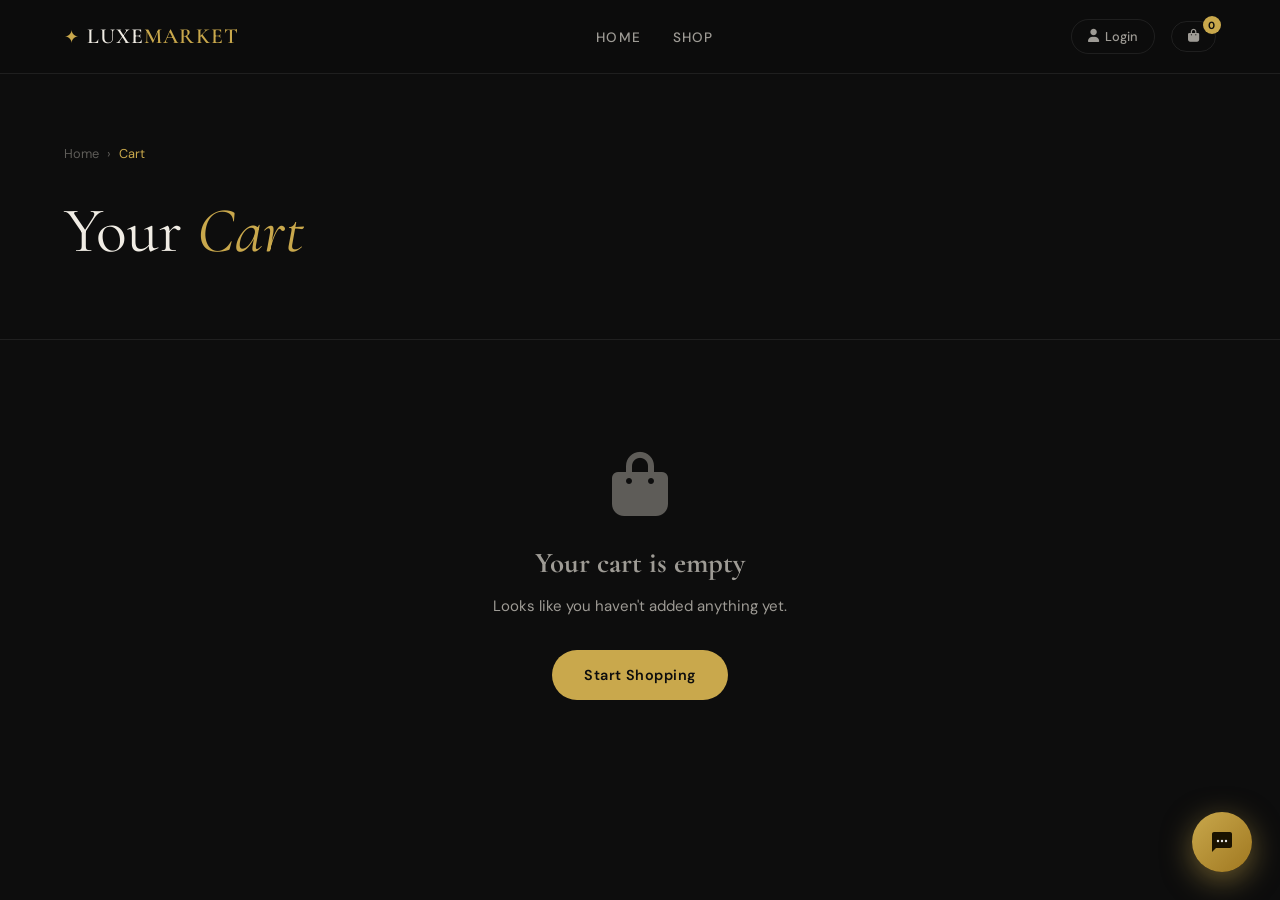
<file: pages/checkout.html>
<!DOCTYPE html>
<html lang="en">
<head>
  <meta charset="UTF-8"/>
  <meta name="viewport" content="width=device-width, initial-scale=1.0"/>
  <title>Checkout — LUXEMARKET</title>
  <link rel="stylesheet" href="../css/style.css"/>
  <link href="https://fonts.googleapis.com/css2?family=Cormorant+Garamond:wght@300;400;600;700&family=DM+Sans:wght@300;400;500;600&display=swap" rel="stylesheet"/>
  <link rel="stylesheet" href="https://cdnjs.cloudflare.com/ajax/libs/font-awesome/6.5.0/css/all.min.css"/>
  <style>
    .checkout-layout {
      display: grid;
      grid-template-columns: 1fr 400px;
      gap: 2.5rem;
      padding: 2rem 5%;
    }

    .checkout-steps {
      display: flex; gap: 0;
      margin-bottom: 2rem;
      background: var(--bg2);
      border: 1px solid var(--border);
      border-radius: var(--radius);
      overflow: hidden;
    }

    .step-tab {
      flex: 1; text-align: center;
      padding: 0.9rem;
      font-size: 0.8rem;
      font-weight: 500;
      color: var(--text3);
      border-right: 1px solid var(--border);
      display: flex; align-items: center; justify-content: center; gap: 0.5rem;
    }
    .step-tab:last-child { border-right: none; }
    .step-tab.active { background: var(--gold-dim); color: var(--gold); }
    .step-tab.done { color: var(--success); }

    .form-section {
      background: var(--bg2);
      border: 1px solid var(--border);
      border-radius: var(--radius);
      padding: 2rem;
      margin-bottom: 1.5rem;
    }

    .form-section-title {
      font-family: var(--ff-display);
      font-size: 1.3rem;
      font-weight: 600;
      margin-bottom: 1.5rem;
      padding-bottom: 1rem;
      border-bottom: 1px solid var(--border);
      display: flex; align-items: center; gap: 0.6rem;
    }
    .form-section-title i { color: var(--gold); font-size: 1rem; }

    .form-grid {
      display: grid;
      grid-template-columns: 1fr 1fr;
      gap: 1rem;
    }
    .form-grid .full { grid-column: 1/-1; }

    /* PAYMENT SECTION */
    .payment-methods {
      display: flex; flex-direction: column; gap: 0.8rem;
      margin-bottom: 1.5rem;
    }

    .payment-option {
      background: var(--bg3);
      border: 2px solid var(--border);
      border-radius: var(--radius-sm);
      padding: 1rem 1.2rem;
      cursor: pointer;
      transition: var(--transition);
      display: flex; align-items: center; gap: 1rem;
    }
    .payment-option.selected {
      border-color: var(--gold);
      background: var(--gold-dim);
    }
    .payment-option input { accent-color: var(--gold); }
    .payment-option-label {
      display: flex; flex-direction: column; gap: 0.1rem;
    }
    .payment-option-label strong { font-size: 0.9rem; }
    .payment-option-label span { font-size: 0.75rem; color: var(--text2); }
    .payment-icon { font-size: 1.3rem; width: 30px; text-align: center; }

    /* COUPON GATE */
    .coupon-gate {
      background: linear-gradient(135deg, rgba(201,168,76,0.1), rgba(201,168,76,0.03));
      border: 1px solid rgba(201,168,76,0.3);
      border-radius: var(--radius);
      padding: 2rem;
      text-align: center;
    }

    .coupon-gate h3 {
      font-family: var(--ff-display);
      font-size: 1.5rem;
      margin-bottom: 0.5rem;
    }
    .coupon-gate p {
      color: var(--text2); font-size: 0.9rem;
      margin-bottom: 1.5rem;
    }

    .coupon-big-input {
      display: flex; gap: 0.8rem;
      margin-bottom: 1rem;
    }

    .coupon-big-input input {
      flex: 1;
      background: var(--bg);
      border: 1px solid var(--border);
      border-radius: var(--radius-sm);
      padding: 0.9rem 1.2rem;
      color: var(--text);
      font-family: var(--ff-body);
      font-size: 1rem;
      text-transform: uppercase;
      letter-spacing: 0.1em;
      text-align: center;
    }
    .coupon-big-input input:focus { outline: none; border-color: var(--gold); }

    .coupon-hint {
      font-size: 0.8rem;
      color: var(--text3);
    }
    .coupon-hint strong { color: var(--gold); }

    /* ORDER SUMMARY SIDEBAR */
    .checkout-summary {
      background: var(--bg2);
      border: 1px solid var(--border);
      border-radius: var(--radius);
      padding: 1.8rem;
      position: sticky; top: 90px;
      height: fit-content;
    }

    .summary-mini-item {
      display: flex; align-items: center; gap: 0.8rem;
      padding: 0.8rem 0;
      border-bottom: 1px solid var(--border);
      font-size: 0.85rem;
    }
    .summary-mini-item img {
      width: 46px; height: 46px;
      border-radius: 8px; object-fit: cover;
      border: 1px solid var(--border);
      flex-shrink: 0;
    }
    .summary-mini-item .name { flex: 1; font-weight: 500; }
    .summary-mini-item .price { font-weight: 700; color: var(--gold); }

    .place-order-btn {
      width: 100%;
      padding: 1.1rem;
      background: var(--gold);
      color: var(--bg);
      border: none;
      border-radius: 99px;
      font-weight: 700;
      font-size: 1rem;
      font-family: var(--ff-body);
      cursor: pointer;
      transition: var(--transition);
      margin-top: 1.5rem;
      display: flex; align-items: center; justify-content: center; gap: 0.5rem;
    }
    .place-order-btn:hover { background: var(--gold-light); transform: translateY(-2px); box-shadow: 0 10px 30px rgba(201,168,76,0.3); }
    .place-order-btn:disabled { opacity: 0.4; cursor: not-allowed; transform: none; }

    /* SUCCESS OVERLAY */
    .success-overlay {
      position: fixed; inset: 0;
      background: rgba(0,0,0,0.97);
      z-index: 9999;
      display: flex; align-items: center; justify-content: center;
      flex-direction: column;
      gap: 1rem;
      display: none;
    }

    .success-overlay.show { display: flex; }

    .success-icon {
      width: 100px; height: 100px;
      background: var(--gold);
      border-radius: 50%;
      display: flex; align-items: center; justify-content: center;
      font-size: 2.5rem;
      animation: pop 0.5s cubic-bezier(0.34, 1.56, 0.64, 1) both;
    }

    @keyframes pop {
      from { transform: scale(0); opacity: 0; }
      to { transform: scale(1); opacity: 1; }
    }

    .success-overlay h2 {
      font-family: var(--ff-display);
      font-size: 2.5rem;
      color: white;
      animation: fadeUp 0.6s 0.3s ease both;
    }
    .success-overlay p {
      color: rgba(255,255,255,0.5);
      animation: fadeUp 0.6s 0.5s ease both;
    }
    .success-overlay .order-id {
      background: var(--gold-dim);
      border: 1px solid rgba(201,168,76,0.3);
      color: var(--gold);
      padding: 0.5rem 1.5rem;
      border-radius: 99px;
      font-weight: 700;
      letter-spacing: 0.1em;
      animation: fadeUp 0.6s 0.7s ease both;
    }

    @keyframes fadeUp {
      from { opacity: 0; transform: translateY(20px); }
      to { opacity: 1; transform: translateY(0); }
    }

    @media (max-width: 900px) {
      .checkout-layout { grid-template-columns: 1fr; }
      .form-grid { grid-template-columns: 1fr; }
    }
  </style>
</head>
<body>
<nav class="navbar" id="navbar">
  <div class="nav-logo" onclick="window.location.href='../index.html'">
    <span class="logo-icon">✦</span>
    <span class="logo-text">LUXE<em>MARKET</em></span>
  </div>
  <div class="nav-actions">
    <button class="nav-btn cart-btn" onclick="window.location.href='cart.html'">
      <i class="fa fa-bag-shopping"></i>
      <span class="cart-count" id="cartCount">0</span>
    </button>
  </div>
</nav>

<div class="page-wrapper">
  <div class="page-hero">
    <div class="breadcrumb">
      <a href="../index.html">Home</a> › <a href="cart.html">Cart</a> › <span>Checkout</span>
    </div>
    <h1>Secure <em>Checkout</em></h1>
  </div>

  <div class="checkout-layout">
    <div>
      <!-- STEPS -->
      <div class="checkout-steps">
        <div class="step-tab active" id="tab1"><i class="fa fa-map-marker-alt"></i> Address</div>
        <div class="step-tab" id="tab2"><i class="fa fa-credit-card"></i> Payment</div>
        <div class="step-tab" id="tab3"><i class="fa fa-tag"></i> Coupon</div>
      </div>

      <!-- STEP 1: ADDRESS -->
      <div id="step1">
        <div class="form-section">
          <div class="form-section-title"><i class="fa fa-user"></i> Personal Information</div>
          <div class="form-grid">
            <div class="form-group">
              <label>First Name</label>
              <input type="text" id="firstName" placeholder="First name"/>
            </div>
            <div class="form-group">
              <label>Last Name</label>
              <input type="text" id="lastName" placeholder="Last name"/>
            </div>
            <div class="form-group">
              <label>Email</label>
              <input type="email" id="email" placeholder="your@email.com"/>
            </div>
            <div class="form-group">
              <label>Phone</label>
              <input type="tel" id="phone" placeholder="+91 98765 43210"/>
            </div>
          </div>
        </div>

        <div class="form-section">
          <div class="form-section-title"><i class="fa fa-map-marker-alt"></i> Delivery Address</div>
          <div class="form-grid">
            <div class="form-group full">
              <label>Address Line 1</label>
              <input type="text" id="address1" placeholder="House/Flat no, Street name"/>
            </div>
            <div class="form-group full">
              <label>Address Line 2 (Optional)</label>
              <input type="text" id="address2" placeholder="Landmark, Area"/>
            </div>
            <div class="form-group">
              <label>City</label>
              <input type="text" id="city" placeholder="City"/>
            </div>
            <div class="form-group">
              <label>State</label>
              <input type="text" id="state" placeholder="State"/>
            </div>
            <div class="form-group">
              <label>PIN Code</label>
              <input type="text" id="pincode" placeholder="400001"/>
            </div>
            <div class="form-group">
              <label>Country</label>
              <input type="text" id="country" value="India"/>
            </div>
          </div>
        </div>
        <button class="btn-primary" style="width:100%;justify-content:center" onclick="goToStep(2)">
          Continue to Payment →
        </button>
      </div>

      <!-- STEP 2: PAYMENT -->
      <div id="step2" style="display:none">
        <div class="form-section">
          <div class="form-section-title"><i class="fa fa-credit-card"></i> Payment Method</div>
          <div class="payment-methods">
            <label class="payment-option selected" onclick="selectPayment(this)">
              <input type="radio" name="payment" value="card" checked/>
              <span class="payment-icon">💳</span>
              <div class="payment-option-label">
                <strong>Credit / Debit Card</strong>
                <span>Visa, Mastercard, Rupay accepted</span>
              </div>
            </label>
            <label class="payment-option" onclick="selectPayment(this)">
              <input type="radio" name="payment" value="upi"/>
              <span class="payment-icon">📱</span>
              <div class="payment-option-label">
                <strong>UPI</strong>
                <span>GPay, PhonePe, Paytm, BHIM</span>
              </div>
            </label>
            <label class="payment-option" onclick="selectPayment(this)">
              <input type="radio" name="payment" value="netbanking"/>
              <span class="payment-icon">🏦</span>
              <div class="payment-option-label">
                <strong>Net Banking</strong>
                <span>All major banks supported</span>
              </div>
            </label>
            <label class="payment-option" onclick="selectPayment(this)">
              <input type="radio" name="payment" value="cod"/>
              <span class="payment-icon">💵</span>
              <div class="payment-option-label">
                <strong>Cash on Delivery</strong>
                <span>Pay when your order arrives</span>
              </div>
            </label>
          </div>

          <!-- Card fields shown by default -->
          <div id="cardFields" class="form-grid">
            <div class="form-group full">
              <label>Card Number</label>
              <input type="text" id="cardNum" placeholder="1234 5678 9012 3456" maxlength="19"/>
            </div>
            <div class="form-group">
              <label>Expiry</label>
              <input type="text" id="cardExpiry" placeholder="MM/YY" maxlength="5"/>
            </div>
            <div class="form-group">
              <label>CVV</label>
              <input type="text" id="cardCvv" placeholder="123" maxlength="3"/>
            </div>
            <div class="form-group full">
              <label>Name on Card</label>
              <input type="text" id="cardName" placeholder="Full name as on card"/>
            </div>
          </div>

          <div id="upiField" style="display:none">
            <div class="form-group">
              <label>UPI ID</label>
              <input type="text" id="upiId" placeholder="yourname@upi"/>
            </div>
          </div>
        </div>
        <div style="display:flex;gap:1rem">
          <button class="btn-ghost" onclick="goToStep(1)">← Back</button>
          <button class="btn-primary" style="flex:1;justify-content:center" onclick="goToStep(3)">
            Continue →
          </button>
        </div>
      </div>

      <!-- STEP 3: COUPON GATE -->
      <div id="step3" style="display:none">
        <div class="coupon-gate">
          <div style="font-size:3rem;margin-bottom:1rem">🏷️</div>
          <h3>Almost there!</h3>
          <p>Enter a coupon code to complete your purchase.<br/>Use our exclusive code for a special discount!</p>

          <div class="coupon-big-input">
            <input type="text" id="finalCoupon" placeholder="ENTER COUPON CODE" maxlength="20"/>
          </div>

          <div class="coupon-hint">
            Try our welcome code: <strong>LUXE50</strong> for 50% off!
          </div>

          <div id="couponGateMsg" style="margin-top:1rem;font-size:0.85rem;min-height:1.2rem"></div>
        </div>

        <div style="display:flex;gap:1rem;margin-top:1.5rem">
          <button class="btn-ghost" onclick="goToStep(2)">← Back</button>
          <button class="btn-primary" style="flex:1;justify-content:center" onclick="validateAndPlace()">
            <i class="fa fa-lock"></i> &nbsp;Place Order
          </button>
        </div>
      </div>
    </div>

    <!-- SIDEBAR SUMMARY -->
    <aside class="checkout-summary">
      <div style="font-family:var(--ff-display);font-size:1.4rem;font-weight:600;margin-bottom:1.2rem;padding-bottom:1rem;border-bottom:1px solid var(--border)">
        Your Order
      </div>
      <div id="summaryItems"></div>
      <div id="summaryTotals"></div>
      <div style="margin-top:1rem;background:var(--gold-dim);border:1px solid rgba(201,168,76,0.3);border-radius:var(--radius-sm);padding:0.8rem;text-align:center;font-size:0.8rem;">
        <i class="fa fa-shield" style="color:var(--gold)"></i>
        Your payment information is safe & encrypted
      </div>
    </aside>
  </div>
</div>

<!-- SUCCESS OVERLAY -->
<div class="success-overlay" id="successOverlay">
  <div class="success-icon">✓</div>
  <h2>Order Placed!</h2>
  <p>Thank you for shopping with LuxeMarket</p>
  <div class="order-id" id="successOrderId"></div>
  <p style="color:rgba(255,255,255,0.4);font-size:0.85rem;animation:fadeUp 0.6s 0.9s ease both">Redirecting to your dashboard...</p>
</div>

<script src="../js/data.js"></script>
<script src="../js/app.js"></script>
<script>
// Auth guard
if (!Auth.isLoggedIn()) window.location.href = 'login.html';

const user = Auth.getUser();
const cart = Cart.get();
if (cart.length === 0) window.location.href = 'cart.html';

// Pre-fill user data
document.addEventListener('DOMContentLoaded', () => {
  if (user) {
    const name = user.name.split(' ');
    if (document.getElementById('firstName')) document.getElementById('firstName').value = name[0] || '';
    if (document.getElementById('lastName')) document.getElementById('lastName').value = name.slice(1).join(' ') || '';
    if (document.getElementById('email')) document.getElementById('email').value = user.email || '';
    if (document.getElementById('phone')) document.getElementById('phone').value = user.phone || '';
  }
  renderSummary();
  setupCardFormat();

  // Check if coupon already applied from cart
  const couponData = sessionStorage.getItem('lm_coupon');
  if (couponData) {
    const c = JSON.parse(couponData);
    if (c.applied) document.getElementById('finalCoupon').value = c.code;
  }
});

let currentStep = 1;
let appliedDiscount = 0;
let appliedCouponCode = '';

function goToStep(step) {
  if (step === 2) {
    if (!validateStep1()) return;
  }

  currentStep = step;

  [1,2,3].forEach(s => {
    const el = document.getElementById(`step${s}`);
    const tab = document.getElementById(`tab${s}`);
    if (el) el.style.display = s === step ? 'block' : 'none';
    if (tab) {
      tab.classList.remove('active', 'done');
      if (s < step) tab.classList.add('done');
      if (s === step) tab.classList.add('active');
    }
  });

  window.scrollTo({ top: 0, behavior: 'smooth' });
}

function validateStep1() {
  const required = ['firstName', 'lastName', 'email', 'address1', 'city', 'state', 'pincode'];
  for (const id of required) {
    const el = document.getElementById(id);
    if (!el || !el.value.trim()) {
      el.style.borderColor = 'var(--danger)';
      el.focus();
      showToast(`Please fill in ${id.replace(/([A-Z])/g, ' $1').toLowerCase()}`, 'error');
      setTimeout(() => el.style.borderColor = '', 2000);
      return false;
    }
  }
  return true;
}

function selectPayment(label) {
  document.querySelectorAll('.payment-option').forEach(o => o.classList.remove('selected'));
  label.classList.add('selected');
  const val = label.querySelector('input').value;
  document.getElementById('cardFields').style.display = val === 'card' ? 'grid' : 'none';
  document.getElementById('upiField').style.display = val === 'upi' ? 'block' : 'none';
}

function validateAndPlace() {
  const code = document.getElementById('finalCoupon').value.trim().toUpperCase();
  const msgEl = document.getElementById('couponGateMsg');

  if (code !== COUPON_CODE) {
    msgEl.innerHTML = `<span style="color:var(--danger)">❌ Invalid coupon code. Please enter the correct code to proceed.</span>`;
    document.getElementById('finalCoupon').style.borderColor = 'var(--danger)';
    setTimeout(() => {
      document.getElementById('finalCoupon').style.borderColor = '';
    }, 2000);
    return;
  }

  appliedCouponCode = code;
  appliedDiscount = COUPON_DISCOUNT;
  msgEl.innerHTML = `<span style="color:var(--success)">✓ Coupon applied! ${appliedDiscount}% discount activated.</span>`;

  // Place order
  setTimeout(placeOrder, 800);
}

function placeOrder() {
  const cart = Cart.get();
  const subtotal = Cart.total();
  const shipping = subtotal >= 999 ? 0 : 99;
  const discount = Math.round(subtotal * appliedDiscount / 100);
  const total = subtotal + shipping - discount;

  const orderId = 'LM' + Date.now().toString(36).toUpperCase();
  const order = {
    id: orderId,
    date: new Date().toLocaleDateString('en-IN', { day: 'numeric', month: 'short', year: 'numeric' }),
    items: cart,
    subtotal, shipping, discount, total,
    coupon: appliedCouponCode,
    status: 'Confirmed',
    address: {
      name: document.getElementById('firstName').value + ' ' + document.getElementById('lastName').value,
      line1: document.getElementById('address1').value,
      city: document.getElementById('city').value,
      state: document.getElementById('state').value,
      pin: document.getElementById('pincode').value
    },
    payment: document.querySelector('input[name="payment"]:checked')?.value || 'card'
  };

  // Save to user orders
  const users = JSON.parse(localStorage.getItem('lm_users') || '[]');
  const userIdx = users.findIndex(u => u.email === user.email);
  if (userIdx >= 0) {
    if (!users[userIdx].orders) users[userIdx].orders = [];
    users[userIdx].orders.unshift(order);
    localStorage.setItem('lm_users', JSON.stringify(users));
  }

  // Also save to quick-access
  const orders = JSON.parse(localStorage.getItem('lm_orders') || '[]');
  orders.unshift(order);
  localStorage.setItem('lm_orders', JSON.stringify(orders));

  Cart.clear();
  sessionStorage.removeItem('lm_coupon');

  document.getElementById('successOrderId').textContent = `Order #${orderId}`;
  document.getElementById('successOverlay').classList.add('show');

  setTimeout(() => window.location.href = 'dashboard.html', 3500);
}

function renderSummary() {
  const cart = Cart.get();
  const subtotal = Cart.total();
  const shipping = subtotal >= 999 ? 0 : 99;

  const couponData = JSON.parse(sessionStorage.getItem('lm_coupon') || '{}');
  const discountAmount = couponData.applied ? Math.round(subtotal * couponData.discount / 100) : 0;
  const total = subtotal + shipping - discountAmount;

  document.getElementById('summaryItems').innerHTML = cart.map(item => `
    <div class="summary-mini-item">
      <img src="${item.image}" alt="${item.name}"/>
      <span class="name">${item.name} ×${item.qty}</span>
      <span class="price">₹${(item.price * item.qty).toLocaleString('en-IN')}</span>
    </div>
  `).join('');

  document.getElementById('summaryTotals').innerHTML = `
    <div style="padding:1rem 0">
      <div class="summary-row">
        <span class="label">Subtotal</span>
        <span>₹${subtotal.toLocaleString('en-IN')}</span>
      </div>
      <div class="summary-row">
        <span class="label">Shipping</span>
        <span>${shipping === 0 ? '<span style="color:var(--success)">FREE</span>' : '₹' + shipping}</span>
      </div>
      ${discountAmount ? `<div class="summary-row" style="color:var(--success)"><span>Coupon Discount</span><span>−₹${discountAmount.toLocaleString('en-IN')}</span></div>` : ''}
      <div class="summary-row total">
        <span>Total</span>
        <span style="color:var(--gold)">₹${total.toLocaleString('en-IN')}</span>
      </div>
    </div>
  `;
}

function setupCardFormat() {
  const cardNum = document.getElementById('cardNum');
  if (cardNum) {
    cardNum.addEventListener('input', (e) => {
      let v = e.target.value.replace(/\D/g, '').substring(0, 16);
      e.target.value = v.replace(/(.{4})/g, '$1 ').trim();
    });
  }
  const expiry = document.getElementById('cardExpiry');
  if (expiry) {
    expiry.addEventListener('input', (e) => {
      let v = e.target.value.replace(/\D/g, '').substring(0, 4);
      if (v.length > 2) v = v.substring(0,2) + '/' + v.substring(2);
      e.target.value = v;
    });
  }
}
</script>
<script src="../js/luxechat.js"></script>
</body>
</html>
</file>
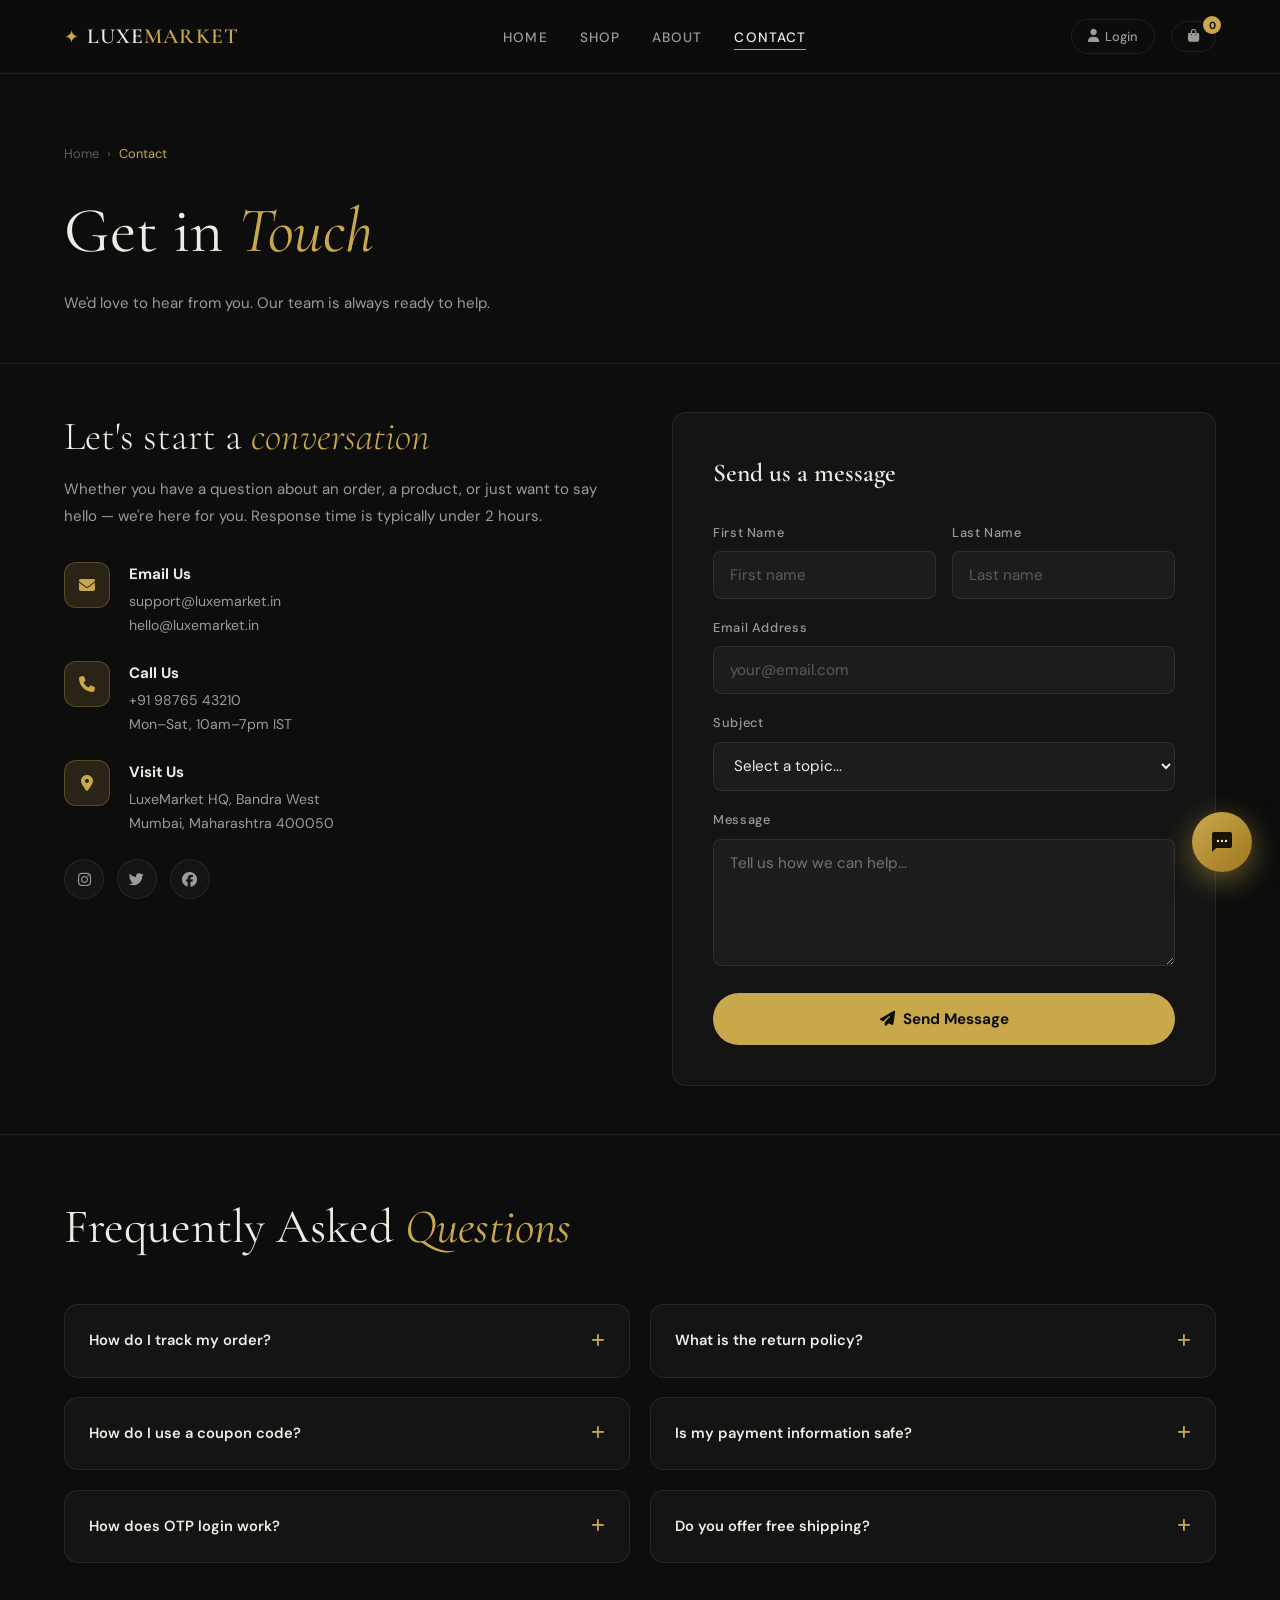
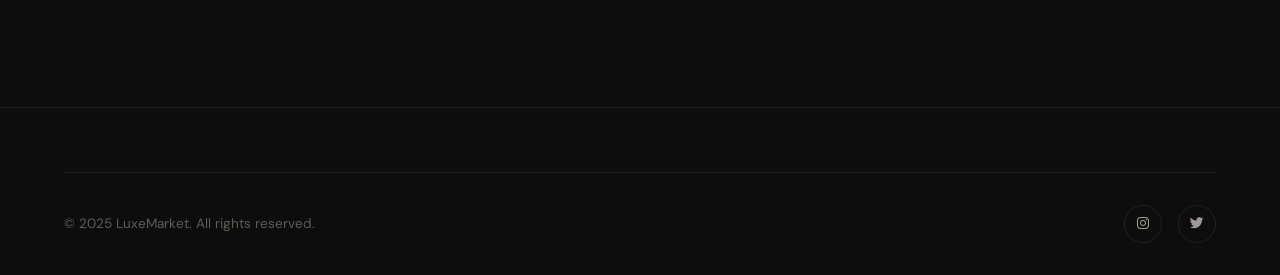
<file: pages/contact.html>
<!DOCTYPE html>
<html lang="en">
<head>
  <meta charset="UTF-8"/>
  <meta name="viewport" content="width=device-width, initial-scale=1.0"/>
  <title>Contact — LUXEMARKET</title>
  <link rel="stylesheet" href="../css/style.css"/>
  <link href="https://fonts.googleapis.com/css2?family=Cormorant+Garamond:wght@300;400;600;700&family=DM+Sans:wght@300;400;500;600&display=swap" rel="stylesheet"/>
  <link rel="stylesheet" href="https://cdnjs.cloudflare.com/ajax/libs/font-awesome/6.5.0/css/all.min.css"/>
  <style>
    .contact-layout {
      display: grid; grid-template-columns: 1fr 1fr;
      gap: 4rem; padding: 3rem 5%;
    }

    .contact-info h2 {
      font-family: var(--ff-display);
      font-size: 2.5rem; font-weight: 300;
      margin-bottom: 1rem; line-height: 1.2;
    }
    .contact-info p { color: var(--text2); line-height: 1.8; margin-bottom: 2rem; }

    .contact-item {
      display: flex; align-items: flex-start; gap: 1.2rem;
      margin-bottom: 1.5rem;
    }
    .contact-icon {
      width: 46px; height: 46px; flex-shrink: 0;
      background: var(--gold-dim);
      border: 1px solid rgba(201,168,76,0.3);
      border-radius: 12px;
      display: flex; align-items: center; justify-content: center;
      color: var(--gold); font-size: 1rem;
    }
    .contact-item-text strong { display: block; margin-bottom: 0.2rem; }
    .contact-item-text span { color: var(--text2); font-size: 0.88rem; }

    .contact-form-box {
      background: var(--bg2);
      border: 1px solid var(--border);
      border-radius: var(--radius);
      padding: 2.5rem;
    }

    .contact-form-box h3 {
      font-family: var(--ff-display);
      font-size: 1.6rem; font-weight: 600;
      margin-bottom: 1.8rem;
    }

    .form-row { display: grid; grid-template-columns: 1fr 1fr; gap: 1rem; }

    .send-btn {
      width: 100%;
      padding: 1rem;
      background: var(--gold);
      color: var(--bg);
      border: none; border-radius: 99px;
      font-weight: 700; font-size: 0.95rem;
      font-family: var(--ff-body);
      cursor: pointer; transition: var(--transition);
      margin-top: 0.5rem;
      display: flex; align-items: center; justify-content: center; gap: 0.5rem;
    }
    .send-btn:hover { background: var(--gold-light); transform: translateY(-2px); }

    .faq-section {
      padding: 4rem 5%;
      border-top: 1px solid var(--border);
    }
    .faq-section .section-header { text-align:center; display:block; margin-bottom:3rem; }

    .faq-grid { display: grid; grid-template-columns: 1fr 1fr; gap: 1.2rem; }

    .faq-item {
      background: var(--bg2); border: 1px solid var(--border);
      border-radius: var(--radius); padding: 1.5rem;
      cursor: pointer; transition: var(--transition);
    }
    .faq-item:hover { border-color: rgba(201,168,76,0.25); }

    .faq-q {
      display: flex; justify-content: space-between; align-items: center;
      font-weight: 600; margin-bottom: 0;
      font-size: 0.92rem;
    }
    .faq-q i { color: var(--gold); transition: var(--transition); }
    .faq-a { color: var(--text2); font-size: 0.87rem; line-height: 1.7; max-height: 0; overflow: hidden; transition: max-height 0.3s ease, margin 0.3s ease; }
    .faq-item.open .faq-a { max-height: 200px; margin-top: 0.8rem; }
    .faq-item.open .faq-q i { transform: rotate(45deg); }

    @media(max-width:768px) {
      .contact-layout { grid-template-columns:1fr; gap:2rem; }
      .faq-grid { grid-template-columns:1fr; }
      .form-row { grid-template-columns:1fr; }
    }
  </style>
</head>
<body>
<nav class="navbar" id="navbar">
  <div class="nav-logo" onclick="window.location.href='../index.html'">
    <span class="logo-icon">✦</span>
    <span class="logo-text">LUXE<em>MARKET</em></span>
  </div>
  <ul class="nav-links">
    <li><a href="../index.html">Home</a></li>
    <li><a href="shop.html">Shop</a></li>
    <li><a href="about.html">About</a></li>
    <li><a href="contact.html" class="active">Contact</a></li>
  </ul>
  <div class="nav-actions">
    <button class="nav-btn" onclick="window.location.href='login.html'" id="loginBtn">
      <i class="fa fa-user"></i> <span id="navUserName">Login</span>
    </button>
    <button class="nav-btn cart-btn" onclick="window.location.href='cart.html'">
      <i class="fa fa-bag-shopping"></i>
      <span class="cart-count" id="cartCount">0</span>
    </button>
  </div>
</nav>

<div class="page-wrapper">
  <div class="page-hero">
    <div class="breadcrumb"><a href="../index.html">Home</a> › <span>Contact</span></div>
    <h1>Get in <em>Touch</em></h1>
    <p>We'd love to hear from you. Our team is always ready to help.</p>
  </div>

  <div class="contact-layout">
    <div class="contact-info">
      <h2>Let's start a <em>conversation</em></h2>
      <p>Whether you have a question about an order, a product, or just want to say hello — we're here for you. Response time is typically under 2 hours.</p>

      <div class="contact-item">
        <div class="contact-icon"><i class="fa fa-envelope"></i></div>
        <div class="contact-item-text">
          <strong>Email Us</strong>
          <span>support@luxemarket.in</span><br/>
          <span>hello@luxemarket.in</span>
        </div>
      </div>
      <div class="contact-item">
        <div class="contact-icon"><i class="fa fa-phone"></i></div>
        <div class="contact-item-text">
          <strong>Call Us</strong>
          <span>+91 98765 43210</span><br/>
          <span>Mon–Sat, 10am–7pm IST</span>
        </div>
      </div>
      <div class="contact-item">
        <div class="contact-icon"><i class="fa fa-map-marker-alt"></i></div>
        <div class="contact-item-text">
          <strong>Visit Us</strong>
          <span>LuxeMarket HQ, Bandra West</span><br/>
          <span>Mumbai, Maharashtra 400050</span>
        </div>
      </div>

      <div style="display:flex;gap:0.8rem;margin-top:1.5rem">
        <a href="#" style="width:40px;height:40px;background:var(--bg2);border:1px solid var(--border);border-radius:50%;display:flex;align-items:center;justify-content:center;color:var(--text2);transition:var(--transition)" onmouseover="this.style.borderColor='var(--gold)';this.style.color='var(--gold)'" onmouseout="this.style.borderColor='var(--border)';this.style.color='var(--text2)'"><i class="fab fa-instagram"></i></a>
        <a href="#" style="width:40px;height:40px;background:var(--bg2);border:1px solid var(--border);border-radius:50%;display:flex;align-items:center;justify-content:center;color:var(--text2);transition:var(--transition)" onmouseover="this.style.borderColor='var(--gold)';this.style.color='var(--gold)'" onmouseout="this.style.borderColor='var(--border)';this.style.color='var(--text2)'"><i class="fab fa-twitter"></i></a>
        <a href="#" style="width:40px;height:40px;background:var(--bg2);border:1px solid var(--border);border-radius:50%;display:flex;align-items:center;justify-content:center;color:var(--text2);transition:var(--transition)" onmouseover="this.style.borderColor='var(--gold)';this.style.color='var(--gold)'" onmouseout="this.style.borderColor='var(--border)';this.style.color='var(--text2)'"><i class="fab fa-facebook"></i></a>
      </div>
    </div>

    <div class="contact-form-box">
      <h3>Send us a message</h3>
      <div class="form-row">
        <div class="form-group">
          <label>First Name</label>
          <input type="text" id="cFirstName" placeholder="First name"/>
        </div>
        <div class="form-group">
          <label>Last Name</label>
          <input type="text" id="cLastName" placeholder="Last name"/>
        </div>
      </div>
      <div class="form-group">
        <label>Email Address</label>
        <input type="email" id="cEmail" placeholder="your@email.com"/>
      </div>
      <div class="form-group">
        <label>Subject</label>
        <select id="cSubject" style="background:var(--bg3);border:1px solid var(--border);border-radius:var(--radius-sm);padding:0.8rem 1rem;color:var(--text);font-family:var(--ff-body);font-size:0.95rem;width:100%">
          <option value="">Select a topic...</option>
          <option value="order">Order Issue</option>
          <option value="product">Product Query</option>
          <option value="return">Returns & Refunds</option>
          <option value="payment">Payment Help</option>
          <option value="other">Other</option>
        </select>
      </div>
      <div class="form-group">
        <label>Message</label>
        <textarea id="cMessage" rows="5" placeholder="Tell us how we can help..." style="width:100%;background:var(--bg3);border:1px solid var(--border);border-radius:var(--radius-sm);padding:0.8rem 1rem;color:var(--text);font-family:var(--ff-body);font-size:0.95rem;resize:vertical;transition:var(--transition)"></textarea>
      </div>
      <button class="send-btn" onclick="sendMessage()">
        <i class="fa fa-paper-plane"></i> Send Message
      </button>
    </div>
  </div>

  <section class="faq-section">
    <div class="section-header">
      <h2>Frequently Asked <em>Questions</em></h2>
    </div>
    <div class="faq-grid">
      <div class="faq-item" onclick="toggleFaq(this)">
        <div class="faq-q">How do I track my order? <i class="fa fa-plus"></i></div>
        <div class="faq-a">Once your order is placed, you can view real-time status in your dashboard under "My Orders". You'll also receive email updates at each stage.</div>
      </div>
      <div class="faq-item" onclick="toggleFaq(this)">
        <div class="faq-q">What is the return policy? <i class="fa fa-plus"></i></div>
        <div class="faq-a">We offer hassle-free 30-day returns on all items in original condition. Just initiate a return from your dashboard and we'll arrange pickup.</div>
      </div>
      <div class="faq-item" onclick="toggleFaq(this)">
        <div class="faq-q">How do I use a coupon code? <i class="fa fa-plus"></i></div>
        <div class="faq-a">During checkout, you'll be prompted to enter your coupon code. Enter it in the coupon field and the discount will be applied automatically to your order total.</div>
      </div>
      <div class="faq-item" onclick="toggleFaq(this)">
        <div class="faq-q">Is my payment information safe? <i class="fa fa-plus"></i></div>
        <div class="faq-a">Absolutely. We use industry-standard encryption and never store your card details on our servers. All transactions are processed securely.</div>
      </div>
      <div class="faq-item" onclick="toggleFaq(this)">
        <div class="faq-q">How does OTP login work? <i class="fa fa-plus"></i></div>
        <div class="faq-a">Instead of passwords, we send a one-time 6-digit code to your registered email. This is more secure than traditional passwords and can't be phished.</div>
      </div>
      <div class="faq-item" onclick="toggleFaq(this)">
        <div class="faq-q">Do you offer free shipping? <i class="fa fa-plus"></i></div>
        <div class="faq-a">Yes! Orders over ₹999 qualify for free shipping across India. For orders below that, a flat ₹99 shipping fee applies.</div>
      </div>
    </div>
  </section>
</div>

<footer class="footer">
  <div class="footer-bottom">
    <p>© 2025 LuxeMarket. All rights reserved.</p>
    <div class="social-links">
      <a href="#"><i class="fab fa-instagram"></i></a>
      <a href="#"><i class="fab fa-twitter"></i></a>
    </div>
  </div>
</footer>

<script src="../js/data.js"></script>
<script src="../js/app.js"></script>
<script>
function toggleFaq(el) {
  const isOpen = el.classList.contains('open');
  document.querySelectorAll('.faq-item').forEach(f => f.classList.remove('open'));
  if (!isOpen) el.classList.add('open');
}

function sendMessage() {
  const name = document.getElementById('cFirstName').value.trim();
  const email = document.getElementById('cEmail').value.trim();
  const msg = document.getElementById('cMessage').value.trim();

  if (!name || !email || !msg) {
    showToast('Please fill in all required fields.', 'error');
    return;
  }
  if (!/^[^\s@]+@[^\s@]+\.[^\s@]+$/.test(email)) {
    showToast('Please enter a valid email.', 'error');
    return;
  }

  // Simulate send
  const btn = document.querySelector('.send-btn');
  btn.disabled = true;
  btn.innerHTML = '<span class="loader"></span> Sending...';
  setTimeout(() => {
    btn.disabled = false;
    btn.innerHTML = '<i class="fa fa-paper-plane"></i> Send Message';
    showToast('Message sent! We\'ll reply within 2 hours.', 'success');
    document.getElementById('cFirstName').value = '';
    document.getElementById('cLastName').value = '';
    document.getElementById('cEmail').value = '';
    document.getElementById('cMessage').value = '';
    document.getElementById('cSubject').value = '';
  }, 1500);
}
</script>
<script src="../js/luxechat.js"></script>
</body>
</html>
</file>
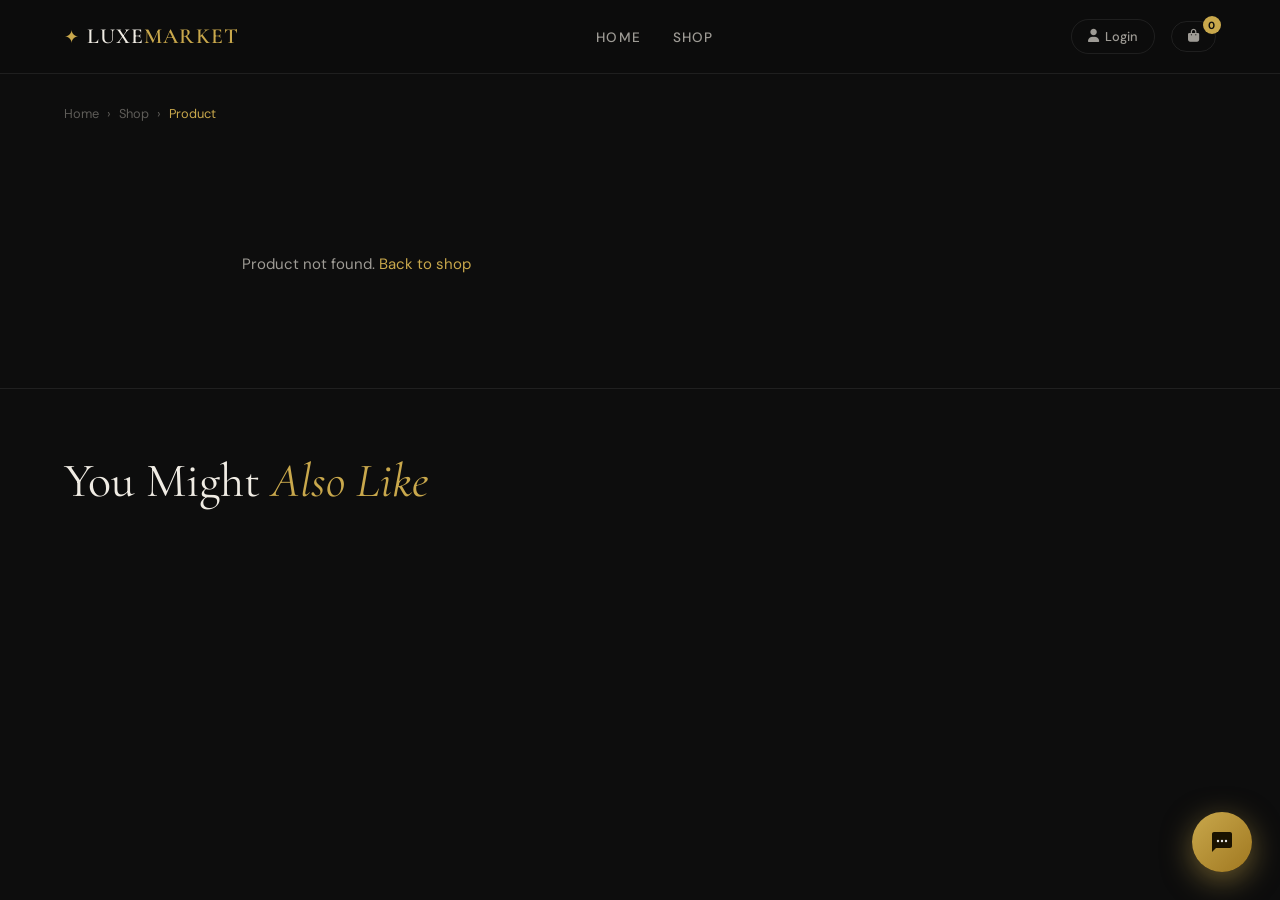
<file: pages/product.html>
<!DOCTYPE html>
<html lang="en">
<head>
  <meta charset="UTF-8"/>
  <meta name="viewport" content="width=device-width, initial-scale=1.0"/>
  <title>Product — LUXEMARKET</title>
  <link rel="stylesheet" href="../css/style.css"/>
  <link href="https://fonts.googleapis.com/css2?family=Cormorant+Garamond:wght@300;400;600;700&family=DM+Sans:wght@300;400;500;600&display=swap" rel="stylesheet"/>
  <link rel="stylesheet" href="https://cdnjs.cloudflare.com/ajax/libs/font-awesome/6.5.0/css/all.min.css"/>
  <style>
    .product-detail {
      display: grid;
      grid-template-columns: 1fr 1fr;
      gap: 4rem;
      padding: 3rem 5%;
      max-width: 1200px;
      margin: 0 auto;
    }

    .product-gallery {
      position: sticky; top: 90px;
      height: fit-content;
    }

    .main-img-wrap {
      background: var(--bg2);
      border: 1px solid var(--border);
      border-radius: 20px;
      overflow: hidden;
      aspect-ratio: 1;
      margin-bottom: 1rem;
    }

    .main-img-wrap img {
      width: 100%; height: 100%;
      object-fit: cover;
      transition: transform 0.5s ease;
    }
    .main-img-wrap:hover img { transform: scale(1.04); }

    .thumb-row {
      display: flex; gap: 0.8rem;
    }

    .thumb {
      width: 70px; height: 70px;
      border-radius: 10px;
      overflow: hidden;
      border: 2px solid var(--border);
      cursor: pointer;
      transition: var(--transition);
    }
    .thumb.active, .thumb:hover { border-color: var(--gold); }
    .thumb img { width: 100%; height: 100%; object-fit: cover; }

    .product-detail-info {
      padding-top: 1rem;
    }

    .pd-category {
      font-size: 0.75rem;
      text-transform: uppercase;
      letter-spacing: 0.12em;
      color: var(--gold);
      font-weight: 600;
      margin-bottom: 0.7rem;
    }

    .pd-title {
      font-family: var(--ff-display);
      font-size: clamp(2rem, 3vw, 2.8rem);
      font-weight: 400;
      line-height: 1.2;
      margin-bottom: 1rem;
    }

    .pd-rating {
      display: flex; align-items: center; gap: 1rem;
      margin-bottom: 1.5rem;
      padding-bottom: 1.5rem;
      border-bottom: 1px solid var(--border);
    }

    .pd-price-section {
      margin-bottom: 1.8rem;
    }
    .pd-price {
      font-family: var(--ff-display);
      font-size: 2.5rem;
      font-weight: 700;
    }
    .pd-price-old {
      font-size: 1rem;
      color: var(--text3);
      text-decoration: line-through;
      margin-left: 0.5rem;
    }
    .pd-discount {
      display: inline-block;
      background: rgba(76,175,119,0.15);
      color: var(--success);
      border: 1px solid rgba(76,175,119,0.3);
      padding: 0.2rem 0.7rem;
      border-radius: 99px;
      font-size: 0.8rem;
      font-weight: 600;
      margin-left: 0.8rem;
    }

    .pd-description {
      color: var(--text2);
      line-height: 1.8;
      margin-bottom: 2rem;
      font-size: 0.95rem;
    }

    .qty-row {
      display: flex; align-items: center; gap: 1.5rem;
      margin-bottom: 1.5rem;
    }

    .qty-label {
      font-size: 0.8rem;
      text-transform: uppercase;
      letter-spacing: 0.08em;
      color: var(--text2);
    }

    .qty-control {
      display: flex; align-items: center; gap: 0;
      background: var(--bg2);
      border: 1px solid var(--border);
      border-radius: 99px;
      overflow: hidden;
    }

    .qty-btn {
      width: 36px; height: 36px;
      background: transparent;
      border: none;
      color: var(--text2);
      font-size: 1rem;
      cursor: pointer;
      transition: var(--transition);
    }
    .qty-btn:hover { color: var(--gold); }

    .qty-display {
      width: 40px; text-align: center;
      font-weight: 600; font-size: 0.95rem;
    }

    .pd-actions {
      display: flex; gap: 1rem;
      margin-bottom: 2rem;
    }
    .pd-actions .btn-primary { flex: 1; justify-content: center; }

    .wish-btn {
      width: 50px; height: 50px;
      background: var(--bg2);
      border: 1px solid var(--border);
      border-radius: 99px;
      color: var(--text2);
      font-size: 1rem;
      display: flex; align-items: center; justify-content: center;
      cursor: pointer;
      transition: var(--transition);
    }
    .wish-btn:hover { border-color: #e44; color: #e44; }

    .pd-features {
      background: var(--bg2);
      border: 1px solid var(--border);
      border-radius: var(--radius);
      padding: 1.5rem;
    }

    .feature-row {
      display: flex; align-items: center; gap: 0.8rem;
      padding: 0.6rem 0;
      border-bottom: 1px solid var(--border);
      font-size: 0.9rem;
    }
    .feature-row:last-child { border-bottom: none; }
    .feature-row i { color: var(--gold); width: 20px; }

    .related-section {
      padding: 4rem 5%;
      border-top: 1px solid var(--border);
    }

    @media (max-width: 768px) {
      .product-detail { grid-template-columns: 1fr; gap: 2rem; }
      .product-gallery { position: static; }
    }
  </style>
</head>
<body>
<nav class="navbar" id="navbar">
  <div class="nav-logo" onclick="window.location.href='../index.html'">
    <span class="logo-icon">✦</span>
    <span class="logo-text">LUXE<em>MARKET</em></span>
  </div>
  <ul class="nav-links">
    <li><a href="../index.html">Home</a></li>
    <li><a href="shop.html">Shop</a></li>
  </ul>
  <div class="nav-actions">
    <button class="nav-btn" onclick="window.location.href='login.html'" id="loginBtn">
      <i class="fa fa-user"></i> <span id="navUserName">Login</span>
    </button>
    <button class="nav-btn cart-btn" onclick="window.location.href='cart.html'">
      <i class="fa fa-bag-shopping"></i>
      <span class="cart-count" id="cartCount">0</span>
    </button>
  </div>
</nav>

<div class="page-wrapper">
  <div style="padding:1.5rem 5% 0">
    <div class="breadcrumb">
      <a href="../index.html">Home</a> ›
      <a href="shop.html">Shop</a> ›
      <span id="pdBreadcrumb">Product</span>
    </div>
  </div>

  <div class="product-detail" id="productDetail">
    <div style="padding:4rem;text-align:center;color:var(--text2)">Loading...</div>
  </div>

  <div class="related-section">
    <div class="section-header">
      <h2>You Might <em>Also Like</em></h2>
    </div>
    <div class="products-grid" id="relatedGrid"></div>
  </div>
</div>

<script src="../js/data.js"></script>
<script src="../js/app.js"></script>
<script>
let currentQty = 1;
let currentProduct = null;

const urlParams = new URLSearchParams(window.location.search);
const productId = parseInt(urlParams.get('id'));

function loadProduct() {
  const product = PRODUCTS.find(p => p.id === productId);
  if (!product) {
    document.getElementById('productDetail').innerHTML = `<div style="padding:4rem;text-align:center;color:var(--text2)">Product not found. <a href="shop.html" style="color:var(--gold)">Back to shop</a></div>`;
    return;
  }
  currentProduct = product;
  document.title = `${product.name} — LUXEMARKET`;
  document.getElementById('pdBreadcrumb').textContent = product.name;

  const discount = product.oldPrice ? Math.round((1 - product.price/product.oldPrice)*100) : 0;
  const stars = '★'.repeat(Math.floor(product.rating)) + '☆'.repeat(5-Math.floor(product.rating));

  document.getElementById('productDetail').innerHTML = `
    <div class="product-gallery">
      <div class="main-img-wrap">
        <img src="${product.image}" alt="${product.name}" id="mainImg"/>
      </div>
      <div class="thumb-row">
        <div class="thumb active"><img src="${product.image}" alt=""/></div>
        <div class="thumb"><img src="${product.image}" alt="" style="filter:brightness(0.85) saturate(0.8)"/></div>
        <div class="thumb"><img src="${product.image}" alt="" style="filter:brightness(1.1) hue-rotate(10deg)"/></div>
      </div>
    </div>
    <div class="product-detail-info">
      <div class="pd-category">${product.category}</div>
      <h1 class="pd-title">${product.name}</h1>
      <div class="pd-rating">
        <span class="stars">${stars}</span>
        <span style="font-weight:600">${product.rating}</span>
        <span style="color:var(--text3);font-size:0.85rem">(${product.reviews} reviews)</span>
        <span style="color:var(--success);font-size:0.85rem"><i class="fa fa-check-circle"></i> ${product.stock} in stock</span>
      </div>
      <div class="pd-price-section">
        <span class="pd-price">₹${product.price.toLocaleString('en-IN')}</span>
        ${product.oldPrice ? `<span class="pd-price-old">₹${product.oldPrice.toLocaleString('en-IN')}</span>` : ''}
        ${discount ? `<span class="pd-discount">${discount}% OFF</span>` : ''}
      </div>
      <p class="pd-description">${product.description}</p>
      <div class="qty-row">
        <span class="qty-label">Quantity</span>
        <div class="qty-control">
          <button class="qty-btn" onclick="changeQty(-1)">−</button>
          <span class="qty-display" id="qtyDisplay">1</span>
          <button class="qty-btn" onclick="changeQty(1)">+</button>
        </div>
      </div>
      <div class="pd-actions">
        <button class="btn-primary" onclick="addToCartDetail()">
          <i class="fa fa-bag-shopping"></i>&nbsp; Add to Cart
        </button>
        <button class="btn-primary" onclick="buyNow()" style="background:var(--bg2);color:var(--text);border:1px solid var(--border)">
          Buy Now
        </button>
        <button class="wish-btn"><i class="far fa-heart"></i></button>
      </div>
      <div class="pd-features">
        <div class="feature-row"><i class="fa fa-truck"></i> Free shipping on orders above ₹999</div>
        <div class="feature-row"><i class="fa fa-rotate-left"></i> 30-day easy returns</div>
        <div class="feature-row"><i class="fa fa-shield"></i> Authentic & quality guaranteed</div>
        <div class="feature-row"><i class="fa fa-tag"></i> Use code <strong style="color:var(--gold)">LUXE50</strong> for 50% off</div>
      </div>
    </div>
  `;

  // Thumbs
  document.querySelectorAll('.thumb').forEach((t, i) => {
    t.addEventListener('click', () => {
      document.querySelectorAll('.thumb').forEach(th => th.classList.remove('active'));
      t.classList.add('active');
    });
  });

  // Related
  const related = PRODUCTS.filter(p => p.id !== product.id && p.category === product.category).slice(0, 4);
  document.getElementById('relatedGrid').innerHTML = related.map(p => renderProductCard(p)).join('');
}

function changeQty(delta) {
  currentQty = Math.max(1, Math.min(10, currentQty + delta));
  document.getElementById('qtyDisplay').textContent = currentQty;
}

function addToCartDetail() {
  if (!currentProduct) return;
  Cart.add(currentProduct, currentQty);
  showToast(`${currentProduct.name} ×${currentQty} added to cart!`, 'success');
}

function buyNow() {
  if (!currentProduct) return;
  Cart.add(currentProduct, currentQty);
  window.location.href = 'cart.html';
}

loadProduct();
</script>
<script src="../js/luxechat.js"></script>
</body>
</html>
</file>
<file: cloudsecurex/css/style.css>
/* ================================================================
   CloudSecureX — style.css
   Premium DevSecOps SaaS Landing Page
   Dark Navy | Glassmorphism | Neon Glow | Advanced Animations
================================================================ */

/* ----------------------------------------------------------------
   1. CSS CUSTOM PROPERTIES (DESIGN TOKENS)
---------------------------------------------------------------- */
:root {
  /* Background palette */
  --bg-primary:       #0b1120;
  --bg-secondary:     #0d1526;
  --bg-card:          rgba(255, 255, 255, 0.04);
  --bg-card-hover:    rgba(255, 255, 255, 0.07);
  --bg-glass:         rgba(15, 25, 50, 0.6);

  /* Brand gradient colours */
  --cyan:             #00f5ff;
  --cyan-dim:         #00c8cc;
  --electric-blue:    #2979ff;
  --blue-dim:         #1a57d6;
  --purple:           #a855f7;
  --purple-dim:       #7c3aed;
  --green:            #00e676;
  --red:              #ff4d6d;

  /* Gradient presets */
  --grad-cyan-blue:   linear-gradient(135deg, #00f5ff 0%, #2979ff 100%);
  --grad-blue-purple: linear-gradient(135deg, #2979ff 0%, #a855f7 100%);
  --grad-cyan-purple: linear-gradient(135deg, #00f5ff 0%, #a855f7 100%);
  --grad-full:        linear-gradient(135deg, #00f5ff 0%, #2979ff 50%, #a855f7 100%);

  /* Text */
  --text-primary:   #e8f0ff;
  --text-secondary: #8196b8;
  --text-muted:     #4a5a78;

  /* Border / glow */
  --border-glass:       rgba(0, 245, 255, 0.15);
  --border-glass-hover: rgba(0, 245, 255, 0.35);

  /* Shadows */
  --shadow-card:    0 8px 32px rgba(0, 0, 0, 0.4);
  --shadow-glow-c:  0 0 24px rgba(0, 245, 255, 0.25);
  --shadow-glow-p:  0 0 24px rgba(168, 85, 247, 0.25);
  --shadow-glow-b:  0 0 24px rgba(41, 121, 255, 0.25);

  /* Spacing */
  --space-xs:   0.5rem;
  --space-sm:   1rem;
  --space-md:   2rem;
  --space-lg:   4rem;
  --space-xl:   6rem;
  --space-2xl:  8rem;

  /* Radius */
  --radius-sm:  8px;
  --radius-md:  14px;
  --radius-lg:  20px;
  --radius-xl:  28px;
  --radius-pill: 50px;

  /* Transitions */
  --transition-fast:   0.2s ease;
  --transition-med:    0.35s cubic-bezier(0.4, 0, 0.2, 1);
  --transition-slow:   0.6s cubic-bezier(0.4, 0, 0.2, 1);

  /* Fonts */
  --font-base:  'Inter', 'Poppins', sans-serif;

  /* Navbar height */
  --nav-h: 72px;
}

/* ----------------------------------------------------------------
   2. RESET & BASE
---------------------------------------------------------------- */
*, *::before, *::after {
  box-sizing: border-box;
  margin: 0;
  padding: 0;
}

html {
  scroll-behavior: smooth;
  font-size: 16px;
}

body {
  font-family: var(--font-base);
  background-color: var(--bg-primary);
  color: var(--text-primary);
  line-height: 1.65;
  overflow-x: hidden;
  -webkit-font-smoothing: antialiased;
}

img, svg { display: block; max-width: 100%; }
a { text-decoration: none; color: inherit; }
ul { list-style: none; }
button { cursor: pointer; border: none; background: none; }

/* Custom scrollbar */
::-webkit-scrollbar { width: 6px; }
::-webkit-scrollbar-track { background: var(--bg-primary); }
::-webkit-scrollbar-thumb {
  background: linear-gradient(180deg, var(--cyan), var(--purple));
  border-radius: 4px;
}

/* ----------------------------------------------------------------
   3. UTILITY CLASSES
---------------------------------------------------------------- */
.gradient-text {
  background: var(--grad-cyan-blue);
  -webkit-background-clip: text;
  -webkit-text-fill-color: transparent;
  background-clip: text;
}

.gradient-text-alt {
  background: var(--grad-blue-purple);
  -webkit-background-clip: text;
  -webkit-text-fill-color: transparent;
  background-clip: text;
}

.section-container {
  max-width: 1200px;
  margin: 0 auto;
  padding: var(--space-2xl) var(--space-md);
}

.section-header {
  text-align: center;
  margin-bottom: var(--space-lg);
}

.section-tag {
  display: inline-block;
  padding: 5px 18px;
  border-radius: var(--radius-pill);
  font-size: 0.75rem;
  font-weight: 600;
  letter-spacing: 0.1em;
  text-transform: uppercase;
  background: rgba(0, 245, 255, 0.08);
  border: 1px solid rgba(0, 245, 255, 0.25);
  color: var(--cyan);
  margin-bottom: var(--space-sm);
}

.section-title {
  font-size: clamp(1.8rem, 3.5vw, 2.8rem);
  font-weight: 800;
  line-height: 1.2;
  margin-bottom: var(--space-xs);
}

.section-subtitle {
  font-size: 1rem;
  color: var(--text-secondary);
  max-width: 600px;
  margin: 0 auto;
}

/* ----------------------------------------------------------------
   4. SCROLL REVEAL ANIMATIONS
---------------------------------------------------------------- */
.reveal {
  opacity: 0;
  transform: translateY(36px);
  transition: opacity 0.7s var(--transition-slow), transform 0.7s var(--transition-slow);
}

.reveal.revealed {
  opacity: 1;
  transform: translateY(0);
}

.reveal-right {
  opacity: 0;
  transform: translateX(50px);
  transition: opacity 0.8s var(--transition-slow), transform 0.8s var(--transition-slow);
}

.reveal-right.revealed {
  opacity: 1;
  transform: translateX(0);
}

/* ----------------------------------------------------------------
   5. KEYFRAME ANIMATIONS
---------------------------------------------------------------- */

/* Floating up-down */
@keyframes floatY {
  0%, 100% { transform: translateY(0);   }
  50%       { transform: translateY(-16px); }
}

/* Floating with slight rotation */
@keyframes floatSpin {
  0%   { transform: translateY(0)    rotate(0deg); }
  50%  { transform: translateY(-10px) rotate(5deg); }
  100% { transform: translateY(0)    rotate(0deg); }
}

/* Pulse ring */
@keyframes pulseRing {
  0%   { box-shadow: 0 0 0 0 rgba(0,245,255,0.5); }
  70%  { box-shadow: 0 0 0 20px rgba(0,245,255,0); }
  100% { box-shadow: 0 0 0 0 rgba(0,245,255,0); }
}

@keyframes pulseRingPurple {
  0%   { box-shadow: 0 0 0 0 rgba(168,85,247,0.5); }
  70%  { box-shadow: 0 0 0 20px rgba(168,85,247,0); }
  100% { box-shadow: 0 0 0 0 rgba(168,85,247,0); }
}

@keyframes pulseRingBlue {
  0%   { box-shadow: 0 0 0 0 rgba(41,121,255,0.5); }
  70%  { box-shadow: 0 0 0 20px rgba(41,121,255,0); }
  100% { box-shadow: 0 0 0 0 rgba(41,121,255,0); }
}

/* Orbit ring rotation */
@keyframes orbitRotate {
  from { transform: rotate(0deg);   }
  to   { transform: rotate(360deg); }
}

/* Gradient border shimmer */
@keyframes borderShimmer {
  0%   { background-position: 0% 50%;   }
  50%  { background-position: 100% 50%; }
  100% { background-position: 0% 50%;   }
}

/* Connector dot slide */
@keyframes dotSlide {
  0%   { left: 0;    opacity: 1; }
  100% { left: 100%; opacity: 0; }
}

/* Graph draw */
@keyframes graphDraw {
  from { stroke-dashoffset: 200; }
  to   { stroke-dashoffset: 0;   }
}

/* Security outer ring spin */
@keyframes ringSpinCW  { from { transform: rotate(0deg);    } to { transform: rotate(360deg);  } }
@keyframes ringSpinCCW { from { transform: rotate(0deg);    } to { transform: rotate(-360deg); } }

/* Neon text flicker */
@keyframes neonFlicker {
  0%, 100% { text-shadow: 0 0 10px var(--cyan), 0 0 30px var(--cyan); }
  50%       { text-shadow: 0 0 2px  var(--cyan), 0 0 8px  var(--cyan); }
}

/* Bar fill animation */
@keyframes barFill {
  from { width: 0; }
}

/* ----------------------------------------------------------------
   6. NAVBAR
---------------------------------------------------------------- */
.navbar {
  position: fixed;
  top: 0;
  left: 0;
  right: 0;
  height: var(--nav-h);
  z-index: 1000;
  backdrop-filter: blur(20px);
  -webkit-backdrop-filter: blur(20px);
  background: rgba(11, 17, 32, 0.75);
  border-bottom: 1px solid rgba(0, 245, 255, 0.08);
  transition: background var(--transition-med), box-shadow var(--transition-med);
}

.navbar.scrolled {
  background: rgba(11, 17, 32, 0.95);
  box-shadow: 0 4px 30px rgba(0, 0, 0, 0.5), 0 1px 0 rgba(0,245,255,0.1);
}

.nav-container {
  max-width: 1200px;
  margin: 0 auto;
  padding: 0 var(--space-md);
  height: 100%;
  display: flex;
  align-items: center;
  gap: var(--space-md);
}

.nav-logo {
  display: flex;
  align-items: center;
  gap: 10px;
  flex-shrink: 0;
}

.nav-logo-icon {
  font-size: 1.5rem;
  color: var(--cyan);
  filter: drop-shadow(0 0 8px var(--cyan));
}

.logo-text {
  font-size: 1.35rem;
  font-weight: 800;
  color: var(--text-primary);
  letter-spacing: -0.02em;
}

.logo-accent {
  background: var(--grad-cyan-blue);
  -webkit-background-clip: text;
  -webkit-text-fill-color: transparent;
  background-clip: text;
}

.nav-links {
  display: flex;
  align-items: center;
  gap: 4px;
  margin-left: auto;
}

.nav-link {
  position: relative;
  padding: 8px 14px;
  font-size: 0.875rem;
  font-weight: 500;
  color: var(--text-secondary);
  border-radius: var(--radius-sm);
  transition: color var(--transition-fast), background var(--transition-fast);
}

.nav-link::after {
  content: '';
  position: absolute;
  bottom: 4px;
  left: 50%;
  transform: translateX(-50%) scaleX(0);
  width: calc(100% - 28px);
  height: 2px;
  background: var(--grad-cyan-blue);
  border-radius: 2px;
  transition: transform var(--transition-med);
}

.nav-link:hover,
.nav-link.active {
  color: var(--text-primary);
}

.nav-link:hover::after,
.nav-link.active::after {
  transform: translateX(-50%) scaleX(1);
}

/* Glowing Dashboard button */
.btn-dashboard {
  display: flex;
  align-items: center;
  gap: 7px;
  padding: 9px 22px;
  background: var(--grad-cyan-blue);
  border-radius: var(--radius-pill);
  font-size: 0.85rem;
  font-weight: 700;
  color: #0b1120;
  white-space: nowrap;
  flex-shrink: 0;
  box-shadow: 0 0 16px rgba(0,245,255,0.4), 0 0 40px rgba(0,245,255,0.2);
  transition: box-shadow var(--transition-med), transform var(--transition-fast);
}

.btn-dashboard:hover {
  transform: translateY(-2px);
  box-shadow: 0 0 24px rgba(0,245,255,0.7), 0 0 60px rgba(0,245,255,0.3);
}

/* Hamburger */
.hamburger {
  display: none;
  flex-direction: column;
  gap: 5px;
  padding: 6px;
  border-radius: var(--radius-sm);
  margin-left: auto;
}

.hamburger span {
  display: block;
  width: 24px;
  height: 2px;
  background: var(--text-primary);
  border-radius: 2px;
  transition: transform var(--transition-med), opacity var(--transition-fast);
}

.hamburger.open span:nth-child(1) { transform: translateY(7px) rotate(45deg); }
.hamburger.open span:nth-child(2) { opacity: 0; transform: scaleX(0); }
.hamburger.open span:nth-child(3) { transform: translateY(-7px) rotate(-45deg); }

/* ----------------------------------------------------------------
   7. BUTTONS (global reuse)
---------------------------------------------------------------- */
.btn-primary {
  display: inline-flex;
  align-items: center;
  gap: 9px;
  padding: 14px 32px;
  background: var(--grad-cyan-blue);
  background-size: 200% 200%;
  border-radius: var(--radius-pill);
  font-size: 0.95rem;
  font-weight: 700;
  color: #080f20;
  box-shadow: 0 0 20px rgba(0,245,255,0.35), 0 4px 20px rgba(0,0,0,0.35);
  transition: transform var(--transition-fast), box-shadow var(--transition-med), background-position var(--transition-med);
}

.btn-primary:hover {
  transform: translateY(-3px);
  box-shadow: 0 0 35px rgba(0,245,255,0.6), 0 8px 28px rgba(0,0,0,0.4);
  background-position: right;
}

.btn-glass {
  display: inline-flex;
  align-items: center;
  gap: 9px;
  padding: 13px 30px;
  background: rgba(255,255,255,0.05);
  border: 1.5px solid var(--border-glass);
  border-radius: var(--radius-pill);
  font-size: 0.95rem;
  font-weight: 600;
  color: var(--text-primary);
  backdrop-filter: blur(10px);
  transition: background var(--transition-med), border-color var(--transition-med), transform var(--transition-fast), box-shadow var(--transition-med);
}

.btn-glass:hover {
  background: rgba(0,245,255,0.08);
  border-color: rgba(0,245,255,0.45);
  transform: translateY(-2px);
  box-shadow: 0 0 20px rgba(0,245,255,0.15);
}

/* ----------------------------------------------------------------
   8. HERO SECTION
---------------------------------------------------------------- */
.hero {
  position: relative;
  min-height: 100vh;
  padding-top: var(--nav-h);
  overflow: hidden;
  display: flex;
  align-items: center;
}

/* Animated dot-grid background */
.hero-grid {
  position: absolute;
  inset: 0;
  background-image:
    radial-gradient(rgba(0,245,255,0.08) 1px, transparent 1px);
  background-size: 36px 36px;
  mask-image: radial-gradient(ellipse 80% 60% at 50% 50%, black 30%, transparent 100%);
  -webkit-mask-image: radial-gradient(ellipse 80% 60% at 50% 50%, black 30%, transparent 100%);
}

/* Floating glow orbs */
.orb {
  position: absolute;
  border-radius: 50%;
  filter: blur(70px);
  pointer-events: none;
}

.orb-1 {
  width: 550px; height: 550px;
  background: radial-gradient(circle, rgba(0,245,255,0.12) 0%, transparent 70%);
  top: -150px; left: -150px;
  animation: floatY 8s ease-in-out infinite;
}

.orb-2 {
  width: 600px; height: 600px;
  background: radial-gradient(circle, rgba(168,85,247,0.1) 0%, transparent 70%);
  bottom: -200px; right: -200px;
  animation: floatY 10s ease-in-out infinite reverse;
}

.orb-3 {
  width: 350px; height: 350px;
  background: radial-gradient(circle, rgba(41,121,255,0.1) 0%, transparent 70%);
  top: 50%; left: 50%;
  transform: translate(-50%,-50%);
  animation: floatY 12s ease-in-out infinite;
}

.hero-container {
  position: relative;
  z-index: 2;
  max-width: 1200px;
  margin: 0 auto;
  padding: var(--space-xl) var(--space-md);
  display: grid;
  grid-template-columns: 1fr 1fr;
  align-items: center;
  gap: 60px;
}

/* Hero LEFT */
.hero-badge {
  display: inline-flex;
  align-items: center;
  gap: 8px;
  padding: 7px 16px;
  background: rgba(0,230,118, 0.08);
  border: 1px solid rgba(0,230,118,0.25);
  border-radius: var(--radius-pill);
  font-size: 0.75rem;
  font-weight: 600;
  color: var(--green);
  margin-bottom: var(--space-md);
  letter-spacing: 0.04em;
}

.hero-heading {
  font-size: clamp(2rem, 4.5vw, 3.6rem);
  font-weight: 900;
  line-height: 1.1;
  margin-bottom: var(--space-sm);
  letter-spacing: -0.03em;
}

.hero-subheading {
  display: flex;
  flex-wrap: wrap;
  gap: 10px;
  margin-bottom: var(--space-sm);
}

.pill {
  padding: 5px 14px;
  background: rgba(255,255,255,0.05);
  border: 1px solid rgba(255,255,255,0.1);
  border-radius: var(--radius-pill);
  font-size: 0.8rem;
  font-weight: 500;
  color: var(--text-secondary);
}

.hero-desc {
  font-size: 1rem;
  color: var(--text-secondary);
  max-width: 500px;
  margin-bottom: var(--space-md);
  line-height: 1.75;
}

.hero-buttons {
  display: flex;
  flex-wrap: wrap;
  gap: 14px;
  margin-bottom: var(--space-md);
}

.trust-row {
  display: flex;
  flex-wrap: wrap;
  gap: 20px;
  align-items: center;
}

.trust-item {
  display: flex;
  align-items: center;
  gap: 7px;
  font-size: 0.8rem;
  font-weight: 500;
  color: var(--text-muted);
  transition: color var(--transition-fast);
}

.trust-item:hover { color: var(--text-secondary); }
.trust-item i { font-size: 1rem; }

/* Hero RIGHT — Visual */
.hero-visual {
  position: relative;
  height: 540px;
  display: flex;
  align-items: center;
  justify-content: center;
}

/* Glow circle behind laptop */
.hero-glow-circle {
  position: absolute;
  width: 380px; height: 380px;
  border-radius: 50%;
  background: radial-gradient(circle, rgba(0,245,255,0.08) 0%, rgba(168,85,247,0.06) 50%, transparent 70%);
  border: 1px solid rgba(0,245,255,0.1);
}

/* Laptop mock */
.mock-laptop {
  position: relative;
  z-index: 4;
  animation: floatY 5s ease-in-out infinite;
}

.float-anim { animation: floatY 5s ease-in-out infinite; }
.float-slow { animation: floatSpin 7s ease-in-out infinite; }

.laptop-screen {
  width: 280px;
  background: rgba(5,15,35,0.95);
  border: 1.5px solid rgba(0,245,255,0.25);
  border-radius: var(--radius-md) var(--radius-md) 4px 4px;
  overflow: hidden;
  box-shadow: 0 0 30px rgba(0,245,255,0.15), var(--shadow-card);
}

.mock-header {
  display: flex;
  align-items: center;
  gap: 6px;
  padding: 10px 14px;
  background: rgba(0,0,0,0.3);
  border-bottom: 1px solid rgba(255,255,255,0.06);
}

.dot { width: 9px; height: 9px; border-radius: 50%; }
.dot.red    { background: #ff5f57; }
.dot.yellow { background: #febc2e; }
.dot.green  { background: #28c840; }

.mock-title {
  margin-left: 8px;
  font-size: 0.65rem;
  font-weight: 600;
  color: var(--text-muted);
  letter-spacing: 0.05em;
}

.mock-body { padding: 14px; }

.mock-stat-row {
  display: flex;
  gap: 8px;
  margin-bottom: 12px;
}

.mock-stat {
  flex: 1;
  padding: 8px 6px;
  border-radius: var(--radius-sm);
  font-size: 0.75rem;
  font-weight: 800;
  text-align: center;
  line-height: 1.3;
}

.mock-stat small { display: block; font-size: 0.55rem; font-weight: 400; opacity: 0.7; }

.mock-stat.cyan   { background: rgba(0,245,255,0.12); color: var(--cyan); border: 1px solid rgba(0,245,255,0.2); }
.mock-stat.purple { background: rgba(168,85,247,0.12); color: var(--purple); border: 1px solid rgba(168,85,247,0.2); }
.mock-stat.blue   { background: rgba(41,121,255,0.12); color: #7eb6ff; border: 1px solid rgba(41,121,255,0.2); }

.mock-bar-group { display: flex; flex-direction: column; gap: 8px; }
.mock-bar-label { font-size: 0.6rem; color: var(--text-muted); font-weight: 500; }

.mock-bar {
  height: 5px;
  background: rgba(255,255,255,0.07);
  border-radius: 4px;
  overflow: hidden;
}

.mock-bar-fill {
  height: 100%;
  background: var(--grad-cyan-blue);
  border-radius: 4px;
  animation: barFill 2s ease forwards;
}

.mock-bar-fill.red-fill   { background: linear-gradient(90deg, #ff4d6d, #ff8fa3); }
.mock-bar-fill.green-fill { background: linear-gradient(90deg, #00e676, #00c850); }

.laptop-base {
  width: 280px;
  height: 10px;
  background: rgba(255,255,255,0.06);
  border-radius: 0 0 3px 3px;
  border: 1px solid rgba(0,245,255,0.1);
  border-top: none;
}

.laptop-stand {
  width: 100px;
  height: 8px;
  background: rgba(255,255,255,0.05);
  border-radius: 0 0 8px 8px;
  margin: 0 auto;
  border: 1px solid rgba(0,245,255,0.08);
  border-top: none;
}

/* Orbit ring with nodes */
.orbit-ring {
  position: absolute;
  width: 380px; height: 380px;
  border-radius: 50%;
  border: 1px dashed rgba(0,245,255,0.12);
  animation: orbitRotate 30s linear infinite;
  z-index: 3;
}

.orbit-node {
  position: absolute;
  width: 52px; height: 52px;
  top: 50%; left: 50%;
  /* position each node with CSS custom properties */
  transform: rotate(var(--angle)) translateX(var(--radius)) rotate(calc(-1 * var(--angle)));
  margin-top: -26px;
  margin-left: -26px;
}

.orbit-icon {
  width: 52px; height: 52px;
  border-radius: 50%;
  background: rgba(10,20,45,0.85);
  display: flex;
  align-items: center;
  justify-content: center;
  font-size: 1.2rem;
  backdrop-filter: blur(8px);
  border: 1.5px solid;
  animation: floatSpin 5s ease-in-out infinite alternate;
  transition: transform var(--transition-fast);
}

/* counter-rotate so icons don't spin with the ring */
.orbit-ring:hover { animation-play-state: paused; }

.glow-cyan   { border-color: rgba(0,245,255,0.4); color: var(--cyan);   box-shadow: 0 0 14px rgba(0,245,255,0.4),   inset 0 0 10px rgba(0,245,255,0.1); }
.glow-purple { border-color: rgba(168,85,247,0.4); color: var(--purple); box-shadow: 0 0 14px rgba(168,85,247,0.4), inset 0 0 10px rgba(168,85,247,0.1); }
.glow-blue   { border-color: rgba(41,121,255,0.4);  color: #7eb6ff;      box-shadow: 0 0 14px rgba(41,121,255,0.4),  inset 0 0 10px rgba(41,121,255,0.1); }

/* ----------------------------------------------------------------
   9. FEATURES SECTION
---------------------------------------------------------------- */
.features {
  background: var(--bg-secondary);
  position: relative;
}

.features::before {
  content: '';
  position: absolute;
  top: 0; left: 0; right: 0;
  height: 1px;
  background: linear-gradient(90deg, transparent, rgba(0,245,255,0.2), transparent);
}

.features-grid {
  display: grid;
  grid-template-columns: repeat(3, 1fr);
  gap: 22px;
}

.feature-card {
  background: var(--bg-card);
  border: 1.5px solid var(--border-glass);
  border-radius: var(--radius-lg);
  padding: var(--space-md);
  backdrop-filter: blur(15px);
  -webkit-backdrop-filter: blur(15px);
  transition: transform var(--transition-med), border-color var(--transition-med), box-shadow var(--transition-med), background var(--transition-med);
  position: relative;
  overflow: hidden;
  cursor: default;
}

/* Top shimmer line */
.feature-card::before {
  content: '';
  position: absolute;
  top: 0; left: -100%; right: 0;
  height: 2px;
  background: var(--grad-full);
  transition: left 0.5s ease;
}

.feature-card:hover::before { left: 0; }

.feature-card:hover {
  transform: translateY(-8px);
  border-color: rgba(0,245,255,0.35);
  background: var(--bg-card-hover);
  box-shadow: 0 16px 50px rgba(0,0,0,0.4), var(--shadow-glow-c);
}

.card-icon-wrap {
  width: 56px; height: 56px;
  border-radius: var(--radius-md);
  display: flex;
  align-items: center;
  justify-content: center;
  font-size: 1.5rem;
  margin-bottom: 18px;
  transition: transform var(--transition-fast);
}

.feature-card:hover .card-icon-wrap { transform: scale(1.1) rotate(-4deg); }

.glow-icon-cyan   { background: rgba(0,245,255,0.1); color: var(--cyan); border: 1px solid rgba(0,245,255,0.25); box-shadow: 0 0 14px rgba(0,245,255,0.2); }
.glow-icon-purple { background: rgba(168,85,247,0.1); color: var(--purple); border: 1px solid rgba(168,85,247,0.25); box-shadow: 0 0 14px rgba(168,85,247,0.2); }
.glow-icon-blue   { background: rgba(41,121,255,0.1);  color: #7eb6ff; border: 1px solid rgba(41,121,255,0.25); box-shadow: 0 0 14px rgba(41,121,255,0.2); }

.card-title {
  font-size: 1.05rem;
  font-weight: 700;
  margin-bottom: 10px;
  color: var(--text-primary);
}

.card-desc {
  font-size: 0.875rem;
  color: var(--text-secondary);
  line-height: 1.7;
  margin-bottom: 18px;
}

.card-footer { display: flex; flex-wrap: wrap; gap: 7px; }

.card-tag {
  padding: 3px 10px;
  font-size: 0.68rem;
  font-weight: 600;
  border-radius: var(--radius-pill);
  background: rgba(255,255,255,0.06);
  border: 1px solid rgba(255,255,255,0.1);
  color: var(--text-muted);
  transition: background var(--transition-fast), color var(--transition-fast);
}

.feature-card:hover .card-tag {
  background: rgba(0,245,255,0.07);
  border-color: rgba(0,245,255,0.2);
  color: var(--cyan-dim);
}

/* ----------------------------------------------------------------
   10. ARCHITECTURE SECTION
---------------------------------------------------------------- */
.architecture {
  position: relative;
}

.arch-diagram {
  display: flex;
  flex-direction: column;
  align-items: center;
  gap: 0;
}

.arch-tier {
  width: 100%;
  display: flex;
  align-items: center;
  gap: 24px;
}

.arch-tier-label {
  width: 120px;
  flex-shrink: 0;
  font-size: 0.75rem;
  font-weight: 700;
  text-transform: uppercase;
  letter-spacing: 0.08em;
  color: var(--text-muted);
  text-align: right;
  padding-right: 14px;
  border-right: 2px solid rgba(255,255,255,0.06);
}

.arch-tier-nodes {
  display: flex;
  flex-wrap: wrap;
  gap: 14px;
  flex: 1;
  padding: 20px 0;
}

.arch-node {
  display: flex;
  align-items: center;
  gap: 10px;
  padding: 12px 20px;
  border-radius: var(--radius-md);
  background: var(--bg-card);
  backdrop-filter: blur(10px);
  border: 1.5px solid var(--border-glass);
  font-size: 0.85rem;
  font-weight: 600;
  transition: transform var(--transition-med), box-shadow var(--transition-med), border-color var(--transition-med);
  cursor: default;
}

.arch-node:hover {
  transform: translateY(-4px);
}

.arch-node i { font-size: 1.1rem; }
.arch-node span { color: var(--text-primary); }

.glow-node-cyan   { color: var(--cyan);   border-color: rgba(0,245,255,0.2); }
.glow-node-purple { color: var(--purple); border-color: rgba(168,85,247,0.2); }
.glow-node-blue   { color: #7eb6ff;       border-color: rgba(41,121,255,0.2); }

.glow-node-cyan:hover   { border-color: rgba(0,245,255,0.5);   box-shadow: var(--shadow-glow-c); }
.glow-node-purple:hover { border-color: rgba(168,85,247,0.5);  box-shadow: var(--shadow-glow-p); }
.glow-node-blue:hover   { border-color: rgba(41,121,255,0.5);  box-shadow: var(--shadow-glow-b); }

.arch-arrow {
  font-size: 1.1rem;
  color: var(--text-muted);
  padding-left: 134px;
  animation: floatY 2s ease-in-out infinite;
}

/* ----------------------------------------------------------------
   11. DEVSECOPS PIPELINE SECTION
---------------------------------------------------------------- */
.pipeline {
  background: var(--bg-secondary);
  position: relative;
  overflow: hidden;
}

.pipeline::after {
  content: '';
  position: absolute;
  bottom: 0; left: 0; right: 0;
  height: 1px;
  background: linear-gradient(90deg, transparent, rgba(168,85,247,0.2), transparent);
}

.pipeline-track {
  display: flex;
  align-items: flex-start;
  justify-content: center;
  gap: 0;
  flex-wrap: wrap;
  padding: var(--space-md) 0;
}

.pipeline-stage {
  display: flex;
  flex-direction: column;
  align-items: center;
  gap: 12px;
  min-width: 100px;
}

.stage-icon {
  width: 72px; height: 72px;
  border-radius: 50%;
  display: flex;
  align-items: center;
  justify-content: center;
  font-size: 1.6rem;
  position: relative;
  transition: transform var(--transition-med);
}

.stage-icon:hover { transform: scale(1.12); }

.glow-stage-cyan {
  background: rgba(0,245,255,0.1);
  color: var(--cyan);
  border: 2px solid rgba(0,245,255,0.4);
  box-shadow: 0 0 20px rgba(0,245,255,0.3), 0 0 50px rgba(0,245,255,0.1);
}

.glow-stage-purple {
  background: rgba(168,85,247,0.1);
  color: var(--purple);
  border: 2px solid rgba(168,85,247,0.4);
  box-shadow: 0 0 20px rgba(168,85,247,0.3), 0 0 50px rgba(168,85,247,0.1);
}

.glow-stage-blue {
  background: rgba(41,121,255,0.1);
  color: #7eb6ff;
  border: 2px solid rgba(41,121,255,0.4);
  box-shadow: 0 0 20px rgba(41,121,255,0.3), 0 0 50px rgba(41,121,255,0.1);
}

.pulse-ring        { animation: pulseRing       2.5s ease-out infinite; }
.pulse-ring-purple { animation: pulseRingPurple 2.5s ease-out infinite 0.4s; }
.pulse-ring-blue   { animation: pulseRingBlue   2.5s ease-out infinite 0.8s; }

.stage-label    { font-size: 0.9rem;  font-weight: 700; color: var(--text-primary); }
.stage-sublabel { font-size: 0.72rem; font-weight: 500; color: var(--text-muted); text-align: center; max-width: 100px; }

/* Connector between stages */
.pipeline-connector {
  display: flex;
  flex-direction: column;
  align-items: center;
  justify-content: flex-start;
  padding-top: 22px;
  gap: 4px;
  min-width: 80px;
}

.connector-line {
  position: relative;
  width: 80px;
  height: 2px;
  background: linear-gradient(90deg, rgba(0,245,255,0.2), rgba(168,85,247,0.4));
  border-radius: 2px;
  overflow: hidden;
}

.connector-dot {
  position: absolute;
  top: -3px;
  width: 8px; height: 8px;
  border-radius: 50%;
  background: var(--cyan);
  box-shadow: 0 0 8px var(--cyan);
  animation: dotSlide 2.5s linear infinite;
}

.connector-label {
  font-size: 0.62rem;
  font-weight: 500;
  color: var(--text-muted);
  text-align: center;
  letter-spacing: 0.05em;
  margin-top: 4px;
}

/* Tool badges row */
.pipeline-tools {
  display: flex;
  flex-wrap: wrap;
  gap: 12px;
  justify-content: center;
  margin-top: var(--space-md);
}

.tool-badge {
  display: inline-flex;
  align-items: center;
  gap: 8px;
  padding: 8px 18px;
  background: var(--bg-card);
  border: 1px solid var(--border-glass);
  border-radius: var(--radius-pill);
  font-size: 0.8rem;
  font-weight: 500;
  color: var(--text-secondary);
  backdrop-filter: blur(8px);
  transition: background var(--transition-med), border-color var(--transition-med), color var(--transition-fast), transform var(--transition-fast);
}

.tool-badge:hover {
  background: rgba(0,245,255,0.08);
  border-color: rgba(0,245,255,0.3);
  color: var(--cyan);
  transform: translateY(-2px);
}

/* ----------------------------------------------------------------
   12. SECURITY SECTION
---------------------------------------------------------------- */
.security {
  position: relative;
}

.security-layout {
  display: grid;
  grid-template-columns: 1fr 280px 1fr;
  gap: 40px;
  align-items: center;
}

.sec-badge-group {
  display: flex;
  flex-direction: column;
  gap: 16px;
}

.sec-badge {
  display: flex;
  align-items: flex-start;
  gap: 14px;
  padding: 16px 20px;
  background: var(--bg-card);
  border: 1.5px solid var(--border-glass);
  border-radius: var(--radius-md);
  backdrop-filter: blur(15px);
  transition: transform var(--transition-med), border-color var(--transition-med), box-shadow var(--transition-med);
  cursor: default;
}

.sec-badge:hover { transform: translateX(6px); }

.sec-badge > i {
  font-size: 1.3rem;
  flex-shrink: 0;
  margin-top: 2px;
}

.sec-badge strong { display: block; font-size: 0.9rem; font-weight: 700; margin-bottom: 3px; }
.sec-badge small  { font-size: 0.75rem; color: var(--text-muted); line-height: 1.5; }

.glow-badge-cyan   { color: var(--cyan);   border-color: rgba(0,245,255,0.15); }
.glow-badge-purple { color: var(--purple); border-color: rgba(168,85,247,0.15); }
.glow-badge-blue   { color: #7eb6ff;       border-color: rgba(41,121,255,0.15); }

.glow-badge-cyan:hover   { border-color: rgba(0,245,255,0.4);  box-shadow: var(--shadow-glow-c); }
.glow-badge-purple:hover { border-color: rgba(168,85,247,0.4); box-shadow: var(--shadow-glow-p); }
.glow-badge-blue:hover   { border-color: rgba(41,121,255,0.4); box-shadow: var(--shadow-glow-b); }

/* Security center: animated rings around shield */
.security-center {
  position: relative;
  width: 220px; height: 220px;
  display: flex;
  align-items: center;
  justify-content: center;
  margin: 0 auto;
}

.lock-outer-ring {
  position: absolute;
  width: 200px; height: 200px;
  border-radius: 50%;
  border: 2px solid rgba(0,245,255,0.15);
  border-top-color: rgba(0,245,255,0.6);
  animation: ringSpinCW 6s linear infinite;
}

.lock-mid-ring {
  position: absolute;
  width: 160px; height: 160px;
  border-radius: 50%;
  border: 2px solid rgba(168,85,247,0.15);
  border-top-color: rgba(168,85,247,0.6);
  animation: ringSpinCCW 4s linear infinite;
}

.lock-inner-ring {
  position: absolute;
  width: 120px; height: 120px;
  border-radius: 50%;
  border: 2px solid rgba(41,121,255,0.15);
  border-top-color: rgba(41,121,255,0.6);
  animation: ringSpinCW 2.5s linear infinite;
}

.lock-icon-wrap {
  position: relative;
  z-index: 2;
  width: 80px; height: 80px;
  border-radius: 50%;
  background: rgba(0,245,255,0.08);
  border: 2px solid rgba(0,245,255,0.35);
  display: flex;
  align-items: center;
  justify-content: center;
  box-shadow: 0 0 30px rgba(0,245,255,0.3), 0 0 70px rgba(0,245,255,0.1);
}

.lock-icon {
  font-size: 2rem;
  color: var(--cyan);
  animation: neonFlicker 3s ease-in-out infinite;
}

.security-status-dot {
  position: absolute;
  bottom: 12px;
  right: 12px;
  width: 12px; height: 12px;
  border-radius: 50%;
  background: var(--green);
  box-shadow: 0 0 10px var(--green), 0 0 20px var(--green);
  animation: pulseRing 1.8s ease-out infinite;
}

.lock-status {
  position: absolute;
  bottom: -28px;
  font-size: 0.78rem;
  font-weight: 700;
  color: var(--green);
  text-align: center;
  letter-spacing: 0.06em;
  text-transform: uppercase;
}

/* ----------------------------------------------------------------
   13. CI/CD DETAILED SECTION
---------------------------------------------------------------- */
.cicd {
  background: var(--bg-secondary);
}

.cicd-grid {
  display: flex;
  align-items: stretch;
  gap: 0;
  justify-content: center;
  flex-wrap: wrap;
}

.cicd-card {
  background: var(--bg-card);
  border: 1.5px solid var(--border-glass);
  border-radius: var(--radius-lg);
  padding: var(--space-md);
  max-width: 220px;
  text-align: center;
  backdrop-filter: blur(12px);
  transition: transform var(--transition-med), box-shadow var(--transition-med), border-color var(--transition-med);
}

.cicd-card:hover {
  transform: translateY(-8px);
  border-color: rgba(0,245,255,0.3);
  box-shadow: 0 20px 50px rgba(0,0,0,0.4), var(--shadow-glow-c);
}

.cicd-icon {
  font-size: 2rem;
  margin: 0 auto 14px;
  width: 60px; height: 60px;
  display: flex;
  align-items: center;
  justify-content: center;
  border-radius: 50%;
  background: rgba(255,255,255,0.03);
  border: 1.5px solid rgba(255,255,255,0.08);
}

.glow-cyan   { color: var(--cyan);   }
.glow-purple { color: var(--purple); }
.glow-blue   { color: #7eb6ff;       }

.cicd-card h4 { font-size: 0.95rem; font-weight: 700; margin-bottom: 8px; }
.cicd-card p  { font-size: 0.8rem; color: var(--text-secondary); line-height: 1.65; }

.cicd-arrow {
  display: flex;
  align-items: center;
  font-size: 1.2rem;
  color: var(--text-muted);
  padding: 0 4px;
}

/* ----------------------------------------------------------------
   14. STATS SECTION
---------------------------------------------------------------- */
.stats {
  position: relative;
}

.stats-grid {
  display: grid;
  grid-template-columns: repeat(4, 1fr);
  gap: 22px;
}

.stat-card {
  background: var(--bg-card);
  border: 1.5px solid var(--border-glass);
  border-radius: var(--radius-lg);
  padding: var(--space-md);
  text-align: center;
  backdrop-filter: blur(15px);
  position: relative;
  overflow: hidden;
  transition: transform var(--transition-med), border-color var(--transition-med), box-shadow var(--transition-med);
}

.stat-card::after {
  content: '';
  position: absolute;
  bottom: 0; left: 0; right: 0;
  height: 3px;
  background: var(--grad-full);
  opacity: 0;
  transition: opacity var(--transition-med);
}

.stat-card:hover {
  transform: translateY(-6px);
  border-color: rgba(0,245,255,0.3);
  box-shadow: var(--shadow-glow-c), var(--shadow-card);
}

.stat-card:hover::after { opacity: 1; }

.stat-icon-wrap {
  width: 52px; height: 52px;
  border-radius: 50%;
  display: flex;
  align-items: center;
  justify-content: center;
  font-size: 1.3rem;
  margin: 0 auto 16px;
  transition: transform var(--transition-med);
}

.stat-card:hover .stat-icon-wrap { transform: scale(1.1); }

.glow-stat-cyan   { background: rgba(0,245,255,0.1);  color: var(--cyan);   border: 1.5px solid rgba(0,245,255,0.3); box-shadow: 0 0 14px rgba(0,245,255,0.2); }
.glow-stat-purple { background: rgba(168,85,247,0.1); color: var(--purple); border: 1.5px solid rgba(168,85,247,0.3); box-shadow: 0 0 14px rgba(168,85,247,0.2); }
.glow-stat-blue   { background: rgba(41,121,255,0.1); color: #7eb6ff;       border: 1.5px solid rgba(41,121,255,0.3); box-shadow: 0 0 14px rgba(41,121,255,0.2); }

.stat-value {
  font-size: 2.2rem;
  font-weight: 900;
  background: var(--grad-full);
  -webkit-background-clip: text;
  -webkit-text-fill-color: transparent;
  background-clip: text;
  margin-bottom: 6px;
  letter-spacing: -0.03em;
}

.counter-text {
  font-size: 2.2rem;
  font-weight: 900;
}

.stat-label {
  font-size: 0.82rem;
  font-weight: 600;
  color: var(--text-secondary);
  margin-bottom: 16px;
  text-transform: uppercase;
  letter-spacing: 0.07em;
}

.stat-graph { width: 100%; }

.mini-graph {
  width: 100%;
  height: 32px;
  overflow: visible;
}

.graph-line {
  fill: none;
  stroke: var(--cyan);
  stroke-width: 2;
  stroke-linecap: round;
  stroke-linejoin: round;
  stroke-dasharray: 200;
  stroke-dashoffset: 0;
  filter: drop-shadow(0 0 4px var(--cyan));
  animation: graphDraw 2.5s ease forwards;
}

.graph-purple { stroke: var(--purple); filter: drop-shadow(0 0 4px var(--purple)); }
.graph-blue   { stroke: #7eb6ff;       filter: drop-shadow(0 0 4px #7eb6ff); }

/* ----------------------------------------------------------------
   15. CONTACT / CTA SECTION
---------------------------------------------------------------- */
.contact {
  background: var(--bg-secondary);
}

.contact-card {
  position: relative;
  overflow: hidden;
  border: 1.5px solid rgba(0,245,255,0.15);
  border-radius: var(--radius-xl);
  background: var(--bg-card);
  backdrop-filter: blur(20px);
  padding: var(--space-xl);
  text-align: center;
}

.contact-orb {
  position: absolute;
  border-radius: 50%;
  filter: blur(80px);
  pointer-events: none;
}

.contact-orb.orb-a {
  width: 400px; height: 400px;
  top: -150px; left: -150px;
  background: radial-gradient(circle, rgba(0,245,255,0.1) 0%, transparent 70%);
}

.contact-orb.orb-b {
  width: 350px; height: 350px;
  bottom: -150px; right: -150px;
  background: radial-gradient(circle, rgba(168,85,247,0.1) 0%, transparent 70%);
}

.contact-inner { position: relative; z-index: 2; }

.contact-title {
  font-size: clamp(1.7rem, 3.5vw, 2.5rem);
  font-weight: 800;
  margin: var(--space-sm) 0;
}

.contact-subtitle {
  font-size: 1rem;
  color: var(--text-secondary);
  max-width: 520px;
  margin: 0 auto var(--space-md);
  line-height: 1.75;
}

.contact-buttons {
  display: flex;
  gap: 16px;
  justify-content: center;
  flex-wrap: wrap;
  margin-bottom: var(--space-md);
}

.contact-note {
  font-size: 0.8rem;
  color: var(--text-muted);
  display: flex;
  gap: 18px;
  justify-content: center;
  flex-wrap: wrap;
}

.contact-note i { color: var(--green); }

/* ----------------------------------------------------------------
   16. FOOTER
---------------------------------------------------------------- */
.footer {
  background: rgba(6, 11, 24, 0.98);
  border-top: 1px solid rgba(255,255,255,0.06);
}

.footer-container {
  max-width: 1200px;
  margin: 0 auto;
  padding: var(--space-xl) var(--space-md) var(--space-lg);
  display: grid;
  grid-template-columns: 1.4fr 2fr;
  gap: 60px;
}

.footer-tagline {
  font-size: 0.875rem;
  color: var(--text-muted);
  margin: 12px 0 20px;
}

.footer-socials {
  display: flex;
  gap: 12px;
}

.social-icon {
  width: 38px; height: 38px;
  border-radius: 50%;
  background: var(--bg-card);
  border: 1px solid var(--border-glass);
  display: flex;
  align-items: center;
  justify-content: center;
  font-size: 0.95rem;
  color: var(--text-secondary);
  transition: background var(--transition-med), color var(--transition-fast), border-color var(--transition-med), transform var(--transition-fast);
}

.social-icon:hover {
  background: rgba(0,245,255,0.08);
  border-color: rgba(0,245,255,0.3);
  color: var(--cyan);
  transform: translateY(-3px);
}

.footer-links {
  display: grid;
  grid-template-columns: repeat(4, 1fr);
  gap: 30px;
}

.footer-col h4 {
  font-size: 0.82rem;
  font-weight: 700;
  text-transform: uppercase;
  letter-spacing: 0.1em;
  color: var(--text-primary);
  margin-bottom: 16px;
}

.footer-col a {
  display: block;
  font-size: 0.84rem;
  color: var(--text-muted);
  margin-bottom: 10px;
  transition: color var(--transition-fast), padding-left var(--transition-fast);
}

.footer-col a:hover {
  color: var(--cyan);
  padding-left: 6px;
}

.footer-bottom {
  max-width: 1200px;
  margin: 0 auto;
  padding: var(--space-sm) var(--space-md);
  border-top: 1px solid rgba(255,255,255,0.05);
  display: flex;
  justify-content: space-between;
  align-items: center;
  flex-wrap: wrap;
  gap: 12px;
}

.footer-bottom p {
  font-size: 0.78rem;
  color: var(--text-muted);
}

.footer-legal {
  display: flex;
  gap: 20px;
}

.footer-legal a {
  font-size: 0.78rem;
  color: var(--text-muted);
  transition: color var(--transition-fast);
}

.footer-legal a:hover { color: var(--cyan); }

/* ----------------------------------------------------------------
   17. RESPONSIVE — BREAKPOINTS
---------------------------------------------------------------- */

/* Large tablets / small desktops */
@media (max-width: 1024px) {
  .features-grid { grid-template-columns: repeat(2, 1fr); }
  .stats-grid    { grid-template-columns: repeat(2, 1fr); }
  .security-layout { grid-template-columns: 1fr; gap: 30px; }
  .security-center { order: -1; }
  .hero-container { grid-template-columns: 1fr; gap: 40px; }
  .hero-visual { height: 400px; }
  .orbit-ring  { width: 300px; height: 300px; }
  .hero-glow-circle { width: 280px; height: 280px; }
  .footer-container { grid-template-columns: 1fr; gap: 40px; }
  .footer-links     { grid-template-columns: repeat(2, 1fr); }
}

/* Tablets */
@media (max-width: 768px) {
  :root { --nav-h: 64px; }

  .nav-links, .btn-dashboard {
    display: none;
  }

  .nav-links {
    flex-direction: column;
    position: absolute;
    top: var(--nav-h);
    left: 0; right: 0;
    background: rgba(10, 18, 42, 0.97);
    backdrop-filter: blur(20px);
    border-bottom: 1px solid rgba(0,245,255,0.08);
    padding: 20px;
    gap: 4px;
  }

  .nav-links.open,
  .nav-links.open ~ .btn-dashboard {
    display: flex !important;
  }

  /* Show hamburger on mobile */
  .hamburger { display: flex; }

  /* Header nav adjustments */
  .nav-container { position: relative; }

  .hero-container { padding: var(--space-lg) var(--space-sm); }
  .hero-heading   { font-size: 2rem; }

  .features-grid { grid-template-columns: 1fr; }
  .stats-grid    { grid-template-columns: repeat(2, 1fr); }

  .pipeline-track     { gap: 16px; flex-direction: column; align-items: center; }
  .pipeline-connector { transform: rotate(90deg); }

  .cicd-grid   { flex-direction: column; align-items: center; gap: 16px; }
  .cicd-arrow  { transform: rotate(90deg); }

  .arch-tier { flex-direction: column; }
  .arch-tier-label   { width: 100%; text-align: left; padding: 0 0 8px 0; border-right: none; border-bottom: 2px solid rgba(255,255,255,0.06); }
  .arch-tier-nodes   { padding: 12px 0; }
  .arch-arrow        { padding-left: 0; }

  .contact-card { padding: var(--space-lg) var(--space-sm); }
  .footer-links { grid-template-columns: repeat(2, 1fr); }
  .footer-bottom { flex-direction: column; text-align: center; }
}

/* Mobile phones */
@media (max-width: 480px) {
  .section-container { padding: var(--space-xl) var(--space-sm); }
  .stats-grid   { grid-template-columns: 1fr; }
  .hero-buttons { flex-direction: column; }
  .btn-primary, .btn-glass { width: 100%; justify-content: center; }
  .hero-visual  { display: none; }
  .footer-links { grid-template-columns: 1fr 1fr; }
  .contact-buttons { flex-direction: column; align-items: center; }
  .contact-buttons .btn-primary,
  .contact-buttons .btn-glass { width: 100%; max-width: 300px; justify-content: center; }
}
</file>
<file: css/style.css>
/* ===== GLOBAL RESET & VARIABLES ===== */
*, *::before, *::after { box-sizing: border-box; margin: 0; padding: 0; }

:root {
  --bg: #0d0d0d;
  --bg2: #141414;
  --bg3: #1c1c1c;
  --surface: #222222;
  --border: rgba(255,255,255,0.08);
  --gold: #c9a84c;
  --gold-light: #e2c47a;
  --gold-dim: rgba(201,168,76,0.15);
  --text: #f0ece4;
  --text2: #9e9b95;
  --text3: #5e5c58;
  --white: #ffffff;
  --danger: #e55;
  --success: #4caf77;
  --radius: 14px;
  --radius-sm: 8px;
  --shadow: 0 20px 60px rgba(0,0,0,0.5);
  --shadow-sm: 0 4px 20px rgba(0,0,0,0.3);
  --ff-display: 'Cormorant Garamond', serif;
  --ff-body: 'DM Sans', sans-serif;
  --transition: 0.3s cubic-bezier(0.25, 0.46, 0.45, 0.94);
}

html { scroll-behavior: smooth; }

body {
  background: var(--bg);
  color: var(--text);
  font-family: var(--ff-body);
  font-size: 15px;
  line-height: 1.6;
  overflow-x: hidden;
}

a { color: inherit; text-decoration: none; }
img { max-width: 100%; display: block; }
button { cursor: pointer; border: none; outline: none; }

em { font-style: italic; color: var(--gold); }

/* ===== SCROLLBAR ===== */
::-webkit-scrollbar { width: 4px; }
::-webkit-scrollbar-track { background: var(--bg); }
::-webkit-scrollbar-thumb { background: var(--gold); border-radius: 99px; }

/* ===== NAVBAR ===== */
.navbar {
  position: fixed; top: 0; left: 0; right: 0; z-index: 1000;
  display: flex; align-items: center; justify-content: space-between;
  padding: 1.2rem 5%;
  background: rgba(13,13,13,0.85);
  backdrop-filter: blur(20px);
  border-bottom: 1px solid var(--border);
  transition: var(--transition);
}

.navbar.scrolled {
  padding: 0.8rem 5%;
  background: rgba(13,13,13,0.98);
}

.nav-logo {
  display: flex; align-items: center; gap: 0.5rem;
  cursor: pointer;
}

.logo-icon {
  color: var(--gold);
  font-size: 1.1rem;
  animation: spin-slow 8s linear infinite;
}

@keyframes spin-slow {
  to { transform: rotate(360deg); }
}

.logo-text {
  font-family: var(--ff-display);
  font-size: 1.35rem;
  font-weight: 600;
  letter-spacing: 0.05em;
  color: var(--text);
}
.logo-text em { font-style: normal; color: var(--gold); }

.nav-links {
  display: flex; gap: 2rem;
  list-style: none;
}

.nav-links a {
  font-size: 0.85rem;
  font-weight: 500;
  letter-spacing: 0.08em;
  text-transform: uppercase;
  color: var(--text2);
  transition: var(--transition);
  position: relative;
}

.nav-links a::after {
  content: '';
  position: absolute; bottom: -4px; left: 0; right: 0;
  height: 1px;
  background: var(--gold);
  transform: scaleX(0);
  transition: var(--transition);
}

.nav-links a:hover,
.nav-links a.active {
  color: var(--text);
}

.nav-links a:hover::after,
.nav-links a.active::after {
  transform: scaleX(1);
}

.nav-actions {
  display: flex; align-items: center; gap: 1rem;
}

.nav-btn {
  background: transparent;
  color: var(--text2);
  padding: 0.5rem 1rem;
  border: 1px solid var(--border);
  border-radius: 99px;
  font-family: var(--ff-body);
  font-size: 0.8rem;
  font-weight: 500;
  display: flex; align-items: center; gap: 0.4rem;
  transition: var(--transition);
}

.nav-btn:hover {
  color: var(--text);
  border-color: var(--gold);
  background: var(--gold-dim);
}

.cart-btn { position: relative; }

.cart-count {
  position: absolute; top: -6px; right: -6px;
  background: var(--gold);
  color: var(--bg);
  width: 18px; height: 18px;
  border-radius: 50%;
  font-size: 0.65rem;
  font-weight: 700;
  display: flex; align-items: center; justify-content: center;
}

/* ===== BUTTONS ===== */
.btn-primary {
  display: inline-flex; align-items: center;
  background: var(--gold);
  color: var(--bg);
  padding: 0.85rem 2rem;
  border-radius: 99px;
  font-weight: 600;
  font-size: 0.9rem;
  letter-spacing: 0.03em;
  transition: var(--transition);
  border: none; cursor: pointer;
}

.btn-primary:hover {
  background: var(--gold-light);
  transform: translateY(-2px);
  box-shadow: 0 10px 30px rgba(201,168,76,0.3);
}

.btn-ghost {
  display: inline-flex; align-items: center;
  background: transparent;
  color: var(--text2);
  padding: 0.85rem 2rem;
  border-radius: 99px;
  font-size: 0.9rem;
  border: 1px solid var(--border);
  transition: var(--transition);
  cursor: pointer;
}

.btn-ghost:hover {
  color: var(--text);
  border-color: var(--text2);
}

/* ===== SECTION HEADERS ===== */
.section-header {
  text-align: center;
  margin-bottom: 3rem;
}

.section-header h2 {
  font-family: var(--ff-display);
  font-size: clamp(2rem, 4vw, 3rem);
  font-weight: 400;
  line-height: 1.2;
  margin-bottom: 0.5rem;
}

.section-header p {
  color: var(--text2);
  font-size: 0.95rem;
}

.see-all {
  color: var(--gold);
  font-size: 0.85rem;
  font-weight: 500;
  letter-spacing: 0.05em;
  transition: var(--transition);
}
.see-all:hover { letter-spacing: 0.1em; }

.section-header { display: flex; align-items: center; justify-content: space-between; flex-wrap: wrap; gap: 1rem; margin-bottom: 2.5rem; }
.section-header h2 { text-align: left; }

/* ===== PRODUCT CARD ===== */
.product-card {
  background: var(--bg2);
  border: 1px solid var(--border);
  border-radius: var(--radius);
  overflow: hidden;
  transition: var(--transition);
  cursor: pointer;
  position: relative;
}

.product-card:hover {
  transform: translateY(-6px);
  border-color: rgba(201,168,76,0.25);
  box-shadow: var(--shadow);
}

.product-img-wrap {
  position: relative; overflow: hidden;
  aspect-ratio: 1;
  background: var(--bg3);
}

.product-img-wrap img {
  width: 100%; height: 100%;
  object-fit: cover;
  transition: transform 0.6s ease;
}

.product-card:hover .product-img-wrap img {
  transform: scale(1.06);
}

.product-badge {
  position: absolute; top: 12px; left: 12px;
  background: var(--gold);
  color: var(--bg);
  padding: 0.25rem 0.7rem;
  border-radius: 99px;
  font-size: 0.7rem;
  font-weight: 700;
  letter-spacing: 0.06em;
  text-transform: uppercase;
}

.product-actions {
  position: absolute; top: 12px; right: 12px;
  display: flex; flex-direction: column; gap: 0.5rem;
  opacity: 0; transform: translateX(10px);
  transition: var(--transition);
}

.product-card:hover .product-actions {
  opacity: 1; transform: translateX(0);
}

.action-btn {
  width: 36px; height: 36px;
  background: rgba(13,13,13,0.9);
  border: 1px solid var(--border);
  border-radius: 50%;
  color: var(--text);
  font-size: 0.8rem;
  display: flex; align-items: center; justify-content: center;
  transition: var(--transition);
}

.action-btn:hover {
  background: var(--gold);
  color: var(--bg);
  border-color: var(--gold);
}

.product-info {
  padding: 1.2rem;
}

.product-cat {
  font-size: 0.7rem;
  text-transform: uppercase;
  letter-spacing: 0.1em;
  color: var(--gold);
  font-weight: 600;
  margin-bottom: 0.4rem;
}

.product-name {
  font-family: var(--ff-display);
  font-size: 1.2rem;
  font-weight: 600;
  margin-bottom: 0.3rem;
  line-height: 1.3;
}

.product-rating {
  display: flex; align-items: center; gap: 0.4rem;
  margin-bottom: 0.8rem;
  font-size: 0.8rem;
}

.stars { color: var(--gold); letter-spacing: 0.05em; }
.rating-count { color: var(--text3); }

.product-price-row {
  display: flex; align-items: center; justify-content: space-between;
}

.product-price {
  font-family: var(--ff-display);
  font-size: 1.35rem;
  font-weight: 700;
  color: var(--text);
}

.product-price-old {
  font-size: 0.85rem;
  color: var(--text3);
  text-decoration: line-through;
  margin-left: 0.4rem;
}

.add-cart-btn {
  background: var(--gold-dim);
  color: var(--gold);
  border: 1px solid rgba(201,168,76,0.3);
  padding: 0.4rem 0.9rem;
  border-radius: 99px;
  font-size: 0.8rem;
  font-weight: 600;
  transition: var(--transition);
}

.add-cart-btn:hover {
  background: var(--gold);
  color: var(--bg);
}

/* ===== FOOTER ===== */
.footer {
  margin-top: 5rem;
  border-top: 1px solid var(--border);
  padding: 4rem 5% 2rem;
}

.footer-top {
  display: grid;
  grid-template-columns: 2fr 1fr 1fr 1fr;
  gap: 3rem;
  margin-bottom: 3rem;
}

.footer-brand p {
  color: var(--text2);
  font-size: 0.9rem;
  margin-top: 1rem;
  max-width: 280px;
  line-height: 1.7;
}

.footer-links {
  display: flex; flex-direction: column; gap: 0.7rem;
}

.footer-links h4 {
  font-size: 0.75rem;
  text-transform: uppercase;
  letter-spacing: 0.12em;
  color: var(--text3);
  margin-bottom: 0.5rem;
}

.footer-links a {
  color: var(--text2);
  font-size: 0.9rem;
  transition: var(--transition);
}

.footer-links a:hover { color: var(--gold); }

.footer-bottom {
  display: flex; align-items: center; justify-content: space-between;
  padding-top: 2rem;
  border-top: 1px solid var(--border);
}

.footer-bottom p { color: var(--text3); font-size: 0.85rem; }

.social-links {
  display: flex; gap: 1rem;
}

.social-links a {
  width: 38px; height: 38px;
  border: 1px solid var(--border);
  border-radius: 50%;
  display: flex; align-items: center; justify-content: center;
  color: var(--text2);
  font-size: 0.85rem;
  transition: var(--transition);
}

.social-links a:hover {
  border-color: var(--gold);
  color: var(--gold);
}

/* ===== MARQUEE ===== */
.marquee-wrap {
  overflow: hidden;
  background: var(--gold);
  padding: 0.7rem 0;
}

.marquee-track {
  display: flex; gap: 2rem;
  animation: marquee 20s linear infinite;
  white-space: nowrap;
  width: max-content;
}

.marquee-track span {
  font-size: 0.75rem;
  font-weight: 700;
  letter-spacing: 0.12em;
  color: var(--bg);
  text-transform: uppercase;
}

.dot { color: rgba(13,13,13,0.4); }

@keyframes marquee {
  from { transform: translateX(0); }
  to { transform: translateX(-50%); }
}

/* ===== MODAL ===== */
.modal-overlay {
  position: fixed; inset: 0;
  background: rgba(0,0,0,0.85);
  backdrop-filter: blur(8px);
  z-index: 2000;
  display: flex; align-items: center; justify-content: center;
  opacity: 0; pointer-events: none;
  transition: opacity 0.3s ease;
}

.modal-overlay.active {
  opacity: 1; pointer-events: all;
}

.modal {
  background: var(--bg2);
  border: 1px solid var(--border);
  border-radius: var(--radius);
  padding: 2.5rem;
  width: 90%;
  max-width: 480px;
  position: relative;
  transform: translateY(20px);
  transition: transform 0.3s ease;
}

.modal-overlay.active .modal {
  transform: translateY(0);
}

.modal-close {
  position: absolute; top: 1.2rem; right: 1.2rem;
  background: var(--bg3);
  border: 1px solid var(--border);
  color: var(--text2);
  width: 32px; height: 32px;
  border-radius: 50%;
  font-size: 1rem;
  display: flex; align-items: center; justify-content: center;
  transition: var(--transition);
}
.modal-close:hover { color: var(--text); border-color: var(--text2); }

/* ===== FORMS ===== */
.form-group {
  margin-bottom: 1.2rem;
}

.form-group label {
  display: block;
  font-size: 0.8rem;
  font-weight: 500;
  color: var(--text2);
  margin-bottom: 0.5rem;
  letter-spacing: 0.05em;
}

.form-group input,
.form-group select,
.form-group textarea {
  width: 100%;
  background: var(--bg3);
  border: 1px solid var(--border);
  border-radius: var(--radius-sm);
  padding: 0.8rem 1rem;
  color: var(--text);
  font-family: var(--ff-body);
  font-size: 0.95rem;
  transition: var(--transition);
}

.form-group input:focus,
.form-group select:focus,
.form-group textarea:focus {
  outline: none;
  border-color: var(--gold);
  background: rgba(201,168,76,0.05);
}

.form-group input::placeholder { color: var(--text3); }

/* ===== TOAST ===== */
.toast {
  position: fixed; bottom: 2rem; right: 2rem;
  background: var(--surface);
  border: 1px solid var(--border);
  border-left: 3px solid var(--gold);
  padding: 1rem 1.5rem;
  border-radius: var(--radius-sm);
  color: var(--text);
  font-size: 0.9rem;
  z-index: 9999;
  transform: translateX(120%);
  transition: transform 0.4s cubic-bezier(0.34, 1.56, 0.64, 1);
  max-width: 300px;
}

.toast.show { transform: translateX(0); }
.toast.success { border-left-color: var(--success); }
.toast.error { border-left-color: var(--danger); }

/* ===== PAGE WRAPPER ===== */
.page-wrapper {
  min-height: 100vh;
  padding-top: 80px;
}

.page-hero {
  padding: 4rem 5% 3rem;
  border-bottom: 1px solid var(--border);
}

.page-hero h1 {
  font-family: var(--ff-display);
  font-size: clamp(2.5rem, 5vw, 4rem);
  font-weight: 400;
  margin-bottom: 0.5rem;
}

.page-hero p { color: var(--text2); }

/* Breadcrumb */
.breadcrumb {
  display: flex; align-items: center; gap: 0.5rem;
  font-size: 0.8rem;
  color: var(--text3);
  margin-bottom: 1rem;
}

.breadcrumb a { color: var(--text3); transition: var(--transition); }
.breadcrumb a:hover { color: var(--gold); }
.breadcrumb span { color: var(--gold); }

/* Loader */
.loader {
  display: inline-block;
  width: 20px; height: 20px;
  border: 2px solid var(--border);
  border-top-color: var(--gold);
  border-radius: 50%;
  animation: spin 0.6s linear infinite;
}

@keyframes spin { to { transform: rotate(360deg); } }

/* Responsive */
@media (max-width: 768px) {
  .nav-links { display: none; }
  .footer-top { grid-template-columns: 1fr 1fr; }
}

@media (max-width: 480px) {
  .footer-top { grid-template-columns: 1fr; }
  .navbar { padding: 1rem 4%; }
}
</file>
